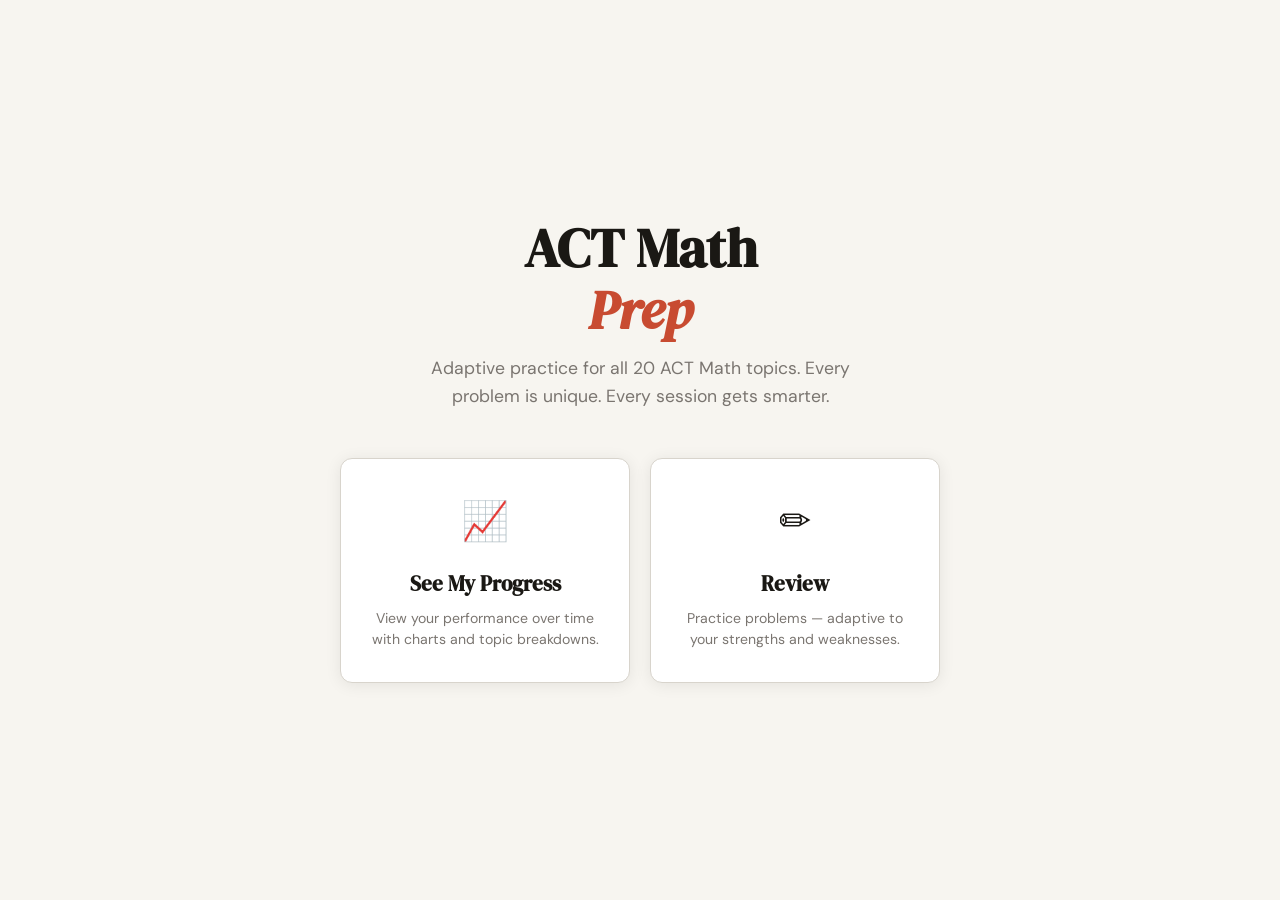
<file: index.html>
<!DOCTYPE html>
<html lang="en">
<head>
  <meta charset="UTF-8" />
  <meta name="viewport" content="width=device-width, initial-scale=1.0" />
  <title>ACT Math Prep</title>
  <link rel="preconnect" href="https://fonts.googleapis.com">
  <link href="https://fonts.googleapis.com/css2?family=DM+Serif+Display:ital@0;1&family=DM+Sans:wght@300;400;500;600;700&family=JetBrains+Mono:wght@400;600&display=swap" rel="stylesheet">
<style>
:root {
  --bg:         #F7F5F0;
  --bg2:        #EDEAE3;
  --surface:    #FFFFFF;
  --border:     #D8D4CC;
  --text:       #1A1814;
  --text-muted: #7A7570;
  --accent:     #C84B31;
  --accent2:    #2D6A4F;
  --accent3:    #1D3557;
  --gold:       #D4A853;
  --radius:     12px;
  --shadow:     0 2px 16px rgba(0,0,0,0.08);
  --shadow-lg:  0 8px 40px rgba(0,0,0,0.12);
  --font-serif: 'DM Serif Display', Georgia, serif;
  --font-sans:  'DM Sans', system-ui, sans-serif;
  --font-mono:  'JetBrains Mono', monospace;
}
*, *::before, *::after { box-sizing: border-box; margin: 0; padding: 0; }
html { font-size: 16px; }
body { font-family: var(--font-sans); background: var(--bg); color: var(--text); min-height: 100vh; line-height: 1.6; }

/* LAYOUT */
.page { display: none; min-height: 100vh; }
.page.active { display: flex; flex-direction: column; }
.page-inner { max-width: 860px; margin: 0 auto; padding: 40px 24px 80px; width: 100%; flex: 1; }

/* NAV */
.top-nav { background: var(--surface); border-bottom: 1px solid var(--border); padding: 14px 24px; display: flex; align-items: center; justify-content: space-between; position: sticky; top: 0; z-index: 100; }
.nav-logo { font-family: var(--font-serif); font-size: 1.2rem; color: var(--accent); letter-spacing: -0.01em; }
.btn-home { background: none; border: 1.5px solid var(--border); border-radius: 8px; padding: 6px 16px; font-family: var(--font-sans); font-size: 0.85rem; font-weight: 600; color: var(--text-muted); cursor: pointer; transition: all 0.15s; }
.btn-home:hover { border-color: var(--accent); color: var(--accent); }

/* HOME */
.home-wrap { display: flex; flex-direction: column; align-items: center; justify-content: center; min-height: 100vh; padding: 40px 24px; }
.home-hero { text-align: center; padding: 0 0 48px; }
.home-hero h1 { font-family: var(--font-serif); font-size: clamp(2.2rem, 5vw, 3.4rem); line-height: 1.15; color: var(--text); margin-bottom: 12px; }
.home-hero h1 em { font-style: italic; color: var(--accent); }
.home-hero p { font-size: 1.1rem; color: var(--text-muted); max-width: 440px; margin: 0 auto; }
.home-cards { display: grid; grid-template-columns: 1fr 1fr; gap: 20px; max-width: 600px; width: 100%; }
@media (max-width: 520px) { .home-cards { grid-template-columns: 1fr; } }
.home-card { background: var(--surface); border: 1.5px solid var(--border); border-radius: var(--radius); padding: 32px 24px; cursor: pointer; transition: all 0.2s; text-align: center; box-shadow: var(--shadow); }
.home-card:hover { border-color: var(--accent); transform: translateY(-3px); box-shadow: var(--shadow-lg); }
.home-card .card-icon { font-size: 2.4rem; margin-bottom: 14px; display: block; }
.home-card h2 { font-family: var(--font-serif); font-size: 1.3rem; margin-bottom: 8px; }
.home-card p { font-size: 0.88rem; color: var(--text-muted); line-height: 1.5; }

/* BUTTONS */
.btn { display: inline-block; padding: 12px 28px; border-radius: 10px; font-family: var(--font-sans); font-weight: 600; font-size: 0.95rem; cursor: pointer; transition: all 0.15s; border: none; text-align: center; }
.btn-primary { background: var(--accent); color: white; }
.btn-primary:hover { background: #a83928; transform: translateY(-1px); }
.btn-secondary { background: var(--bg2); color: var(--text); border: 1.5px solid var(--border); }
.btn-secondary:hover { border-color: var(--accent); color: var(--accent); }
.btn-lg { padding: 16px 36px; font-size: 1.05rem; }

/* PAGE HEADERS */
.page-header { margin-bottom: 36px; }
.page-header h1 { font-family: var(--font-serif); font-size: 2rem; line-height: 1.2; margin-bottom: 6px; }
.page-header p { color: var(--text-muted); font-size: 0.95rem; }

/* BACK LINK */
.back-link { display: inline-flex; align-items: center; gap: 6px; color: var(--text-muted); font-size: 0.88rem; cursor: pointer; margin-bottom: 20px; font-weight: 500; transition: color 0.15s; }
.back-link:hover { color: var(--accent); }

/* STATS OVERVIEW */
.stats-overview { display: grid; grid-template-columns: repeat(3, 1fr); gap: 16px; margin-bottom: 36px; }
@media (max-width: 560px) { .stats-overview { grid-template-columns: 1fr; } }
.stat-box { background: var(--surface); border: 1.5px solid var(--border); border-radius: var(--radius); padding: 20px; text-align: center; }
.stat-box .stat-val { font-family: var(--font-serif); font-size: 2rem; color: var(--accent); line-height: 1.1; }
.stat-box .stat-label { font-size: 0.8rem; color: var(--text-muted); margin-top: 4px; font-weight: 600; text-transform: uppercase; letter-spacing: 0.06em; }

/* CHART */
.chart-container { background: var(--surface); border: 1.5px solid var(--border); border-radius: var(--radius); padding: 28px; margin-bottom: 36px; box-shadow: var(--shadow); }
.chart-header { display: flex; align-items: center; justify-content: space-between; margin-bottom: 20px; flex-wrap: wrap; gap: 10px; }
.chart-header h2 { font-family: var(--font-serif); font-size: 1.3rem; }
.toggle-group { display: flex; border: 1.5px solid var(--border); border-radius: 8px; overflow: hidden; }
.toggle-btn { padding: 6px 14px; font-size: 0.82rem; font-weight: 600; cursor: pointer; border: none; background: transparent; color: var(--text-muted); transition: all 0.15s; font-family: var(--font-sans); }
.toggle-btn.active { background: var(--accent); color: white; }
canvas { display: block; width: 100%; }
#progress-chart { height: 240px; }
#topic-chart { height: 200px; }

/* TOPIC BREAKDOWN */
.breakdown-section { margin-bottom: 24px; }
.breakdown-section h2 { font-family: var(--font-serif); font-size: 1.4rem; margin-bottom: 16px; }
.topic-row { background: var(--surface); border: 1.5px solid var(--border); border-radius: 10px; padding: 16px 20px; margin-bottom: 10px; cursor: pointer; transition: all 0.15s; display: grid; grid-template-columns: 1fr auto auto; align-items: center; gap: 16px; }
.topic-row:hover { border-color: var(--accent); }
.topic-row-name { font-weight: 600; font-size: 0.95rem; }
.topic-row-stats { font-size: 0.85rem; color: var(--text-muted); text-align: right; min-width: 70px; }
.progress-bar-wrap { width: 80px; height: 6px; background: var(--bg2); border-radius: 3px; overflow: hidden; }
.progress-bar-fill { height: 100%; border-radius: 3px; background: var(--accent2); transition: width 0.4s; }
.progress-bar-fill.low { background: var(--accent); }
.progress-bar-fill.mid { background: var(--gold); }
.empty-state { text-align: center; padding: 60px 20px; color: var(--text-muted); }
.empty-state .empty-icon { font-size: 3rem; margin-bottom: 12px; display: block; }
.empty-state p { font-size: 1rem; margin-bottom: 20px; }

/* REVIEW MODE */
.topic-filter-section { margin-bottom: 28px; }
.topic-filter-section h3 { font-size: 0.8rem; font-weight: 700; text-transform: uppercase; letter-spacing: 0.08em; color: var(--text-muted); margin-bottom: 12px; }
.mode-grid { display: grid; grid-template-columns: repeat(3, 1fr); gap: 16px; margin-bottom: 8px; }
@media (max-width: 640px) { .mode-grid { grid-template-columns: 1fr; } }
.mode-card { background: var(--surface); border: 2px solid var(--border); border-radius: var(--radius); padding: 24px 20px; cursor: pointer; transition: all 0.2s; text-align: center; }
.mode-card:hover, .mode-card.selected { border-color: var(--accent); background: #fff8f7; }
.mode-card .mode-icon { font-size: 2rem; margin-bottom: 10px; display: block; }
.mode-card h3 { font-family: var(--font-serif); font-size: 1.1rem; margin-bottom: 4px; }
.mode-card p { font-size: 0.82rem; color: var(--text-muted); }
.topic-chips { display: flex; flex-wrap: wrap; gap: 8px; }
.topic-chip { padding: 6px 14px; border-radius: 100px; border: 1.5px solid var(--border); font-size: 0.82rem; font-weight: 500; cursor: pointer; transition: all 0.15s; background: var(--surface); white-space: nowrap; }
.topic-chip:hover { border-color: var(--accent); }
.topic-chip.active { background: var(--accent); color: white; border-color: var(--accent); }
.skill-chips { display: flex; flex-wrap: wrap; gap: 6px; margin-top: 10px; }
.skill-chip { padding: 4px 12px; border-radius: 100px; border: 1.5px solid var(--border); font-size: 0.78rem; cursor: pointer; transition: all 0.15s; background: var(--surface); color: var(--text-muted); }
.skill-chip:hover { border-color: var(--accent2); color: var(--accent2); }
.skill-chip.active { background: var(--accent2); color: white; border-color: var(--accent2); }

/* PRACTICE */
.session-bar { background: var(--surface); border-bottom: 1px solid var(--border); padding: 10px 24px; display: flex; align-items: center; justify-content: space-between; font-size: 0.85rem; color: var(--text-muted); gap: 16px; flex-wrap: wrap; }
.session-score { font-weight: 700; font-family: var(--font-mono); color: var(--accent2); }
.question-card { background: var(--surface); border: 1.5px solid var(--border); border-radius: 16px; padding: 36px 40px; box-shadow: var(--shadow); margin-bottom: 24px; }
@media (max-width: 600px) { .question-card { padding: 24px 20px; } }
.question-meta { display: flex; align-items: center; justify-content: space-between; margin-bottom: 20px; flex-wrap: wrap; gap: 8px; }
.q-badge { font-size: 0.75rem; font-weight: 700; text-transform: uppercase; letter-spacing: 0.07em; padding: 4px 10px; border-radius: 6px; background: var(--bg2); color: var(--text-muted); }
.q-number { font-family: var(--font-mono); font-size: 0.85rem; color: var(--text-muted); }
.question-text { font-size: 1.15rem; line-height: 1.65; margin-bottom: 28px; color: var(--text); }
.choices-grid { display: grid; grid-template-columns: 1fr 1fr; gap: 12px; }
@media (max-width: 500px) { .choices-grid { grid-template-columns: 1fr; } }
.choice-btn { display: flex; align-items: flex-start; gap: 12px; padding: 14px 18px; border: 1.5px solid var(--border); border-radius: 10px; background: var(--bg); cursor: pointer; transition: all 0.15s; text-align: left; font-family: var(--font-sans); font-size: 0.95rem; line-height: 1.45; color: var(--text); width: 100%; }
.choice-btn:hover:not(:disabled) { border-color: var(--accent); background: #fff8f7; }
.choice-btn:disabled { cursor: default; }
.choice-btn.correct { border-color: var(--accent2); background: #e8f5ee; color: var(--accent2); }
.choice-btn.wrong { border-color: var(--accent); background: #fff0ed; color: var(--accent); }
.choice-letter { font-weight: 700; font-family: var(--font-mono); font-size: 0.85rem; min-width: 20px; color: inherit; opacity: 0.7; }
.feedback-box { border-radius: 12px; padding: 24px 28px; margin-top: 4px; animation: fadeUp 0.25s ease; }
.feedback-box.correct-fb { background: #e8f5ee; border: 1.5px solid #6fcf97; }
.feedback-box.wrong-fb { background: #fff3f1; border: 1.5px solid #eb9980; }
.feedback-box h3 { font-family: var(--font-serif); font-size: 1.2rem; margin-bottom: 10px; }
.feedback-box.correct-fb h3 { color: var(--accent2); }
.feedback-box.wrong-fb h3 { color: var(--accent); }
.explanation { font-size: 0.93rem; color: var(--text); line-height: 1.65; }
@keyframes fadeUp { from { opacity: 0; transform: translateY(10px); } to { opacity: 1; transform: translateY(0); } }
.btn-timer { background: var(--bg2); border: 1.5px solid var(--border); border-radius: 8px; padding: 8px 18px; font-family: var(--font-mono); font-size: 0.85rem; cursor: pointer; transition: all 0.15s; color: var(--text); }
.btn-timer:hover { border-color: var(--accent); color: var(--accent); }
.btn-timer.running { background: #fff0ed; border-color: var(--accent); color: var(--accent); }
.question-actions { display: flex; gap: 12px; margin-top: 20px; flex-wrap: wrap; }

/* SCROLLBAR */
::-webkit-scrollbar { width: 6px; }
::-webkit-scrollbar-track { background: var(--bg); }
::-webkit-scrollbar-thumb { background: var(--border); border-radius: 3px; }
</style>
</head>
<body>

<!-- ===============================================================
     PAGE: HOME
     =============================================================== -->
<div id="page-home" class="page active">
  <div class="home-wrap">
    <div class="home-hero">
      <h1>ACT Math<br/><em>Prep</em></h1>
      <p>Adaptive practice for all 20 ACT Math topics. Every problem is unique. Every session gets smarter.</p>
    </div>
    <div class="home-cards">
      <div class="home-card" onclick="showProgress()">
        <span class="card-icon">📈</span>
        <h2>See My Progress</h2>
        <p>View your performance over time with charts and topic breakdowns.</p>
      </div>
      <div class="home-card" onclick="showReviewMode()">
        <span class="card-icon">✏️</span>
        <h2>Review</h2>
        <p>Practice problems — adaptive to your strengths and weaknesses.</p>
      </div>
    </div>
  </div>
</div>

<!-- ===============================================================
     PAGE: PROGRESS
     =============================================================== -->
<div id="page-progress" class="page">
  <nav class="top-nav">
    <span class="nav-logo">ACT Math Prep</span>
    <button class="btn-home" onclick="goHome()">⌂ Home</button>
  </nav>
  <div class="page-inner">
    <div class="page-header">
      <h1>My Progress</h1>
      <p>Track your improvement across all sessions and topics.</p>
    </div>
    <div class="stats-overview">
      <div class="stat-box"><div class="stat-val" id="stat-total">0</div><div class="stat-label">Total Questions</div></div>
      <div class="stat-box"><div class="stat-val" id="stat-correct">0</div><div class="stat-label">Correct</div></div>
      <div class="stat-box"><div class="stat-val" id="stat-pct">0%</div><div class="stat-label">Accuracy</div></div>
    </div>
    <div class="chart-container">
      <div class="chart-header">
        <h2>Overall Performance</h2>
        <div class="toggle-group">
          <button class="toggle-btn active" data-chart="main" data-mode="count" onclick="setChartMode('count','main')">Count</button>
          <button class="toggle-btn" data-chart="main" data-mode="percent" onclick="setChartMode('percent','main')">%</button>
        </div>
      </div>
      <canvas id="progress-chart"></canvas>
    </div>
    <div class="breakdown-section">
      <h2>Topic Breakdown</h2>
      <p style="color:var(--text-muted);font-size:0.88rem;margin-bottom:16px">Click any topic to see its detailed timeline.</p>
      <div id="topic-breakdown-list"></div>
    </div>
  </div>
</div>

<!-- ===============================================================
     PAGE: TOPIC DETAIL
     =============================================================== -->
<div id="page-topic-detail" class="page">
  <nav class="top-nav">
    <span class="nav-logo">ACT Math Prep</span>
    <button class="btn-home" onclick="goHome()">⌂ Home</button>
  </nav>
  <div class="page-inner">
    <span class="back-link" onclick="showProgress()">← Back to Progress</span>
    <div class="page-header">
      <h1 id="topic-detail-title">Topic</h1>
      <p>Overall: <strong id="topic-detail-overall">—</strong></p>
    </div>
    <div class="chart-container">
      <div class="chart-header">
        <h2>Topic Timeline</h2>
        <div class="toggle-group">
          <button class="toggle-btn active" data-chart="topic" data-mode="count" onclick="setChartMode('count','topic')">Count</button>
          <button class="toggle-btn" data-chart="topic" data-mode="percent" onclick="setChartMode('percent','topic')">%</button>
        </div>
      </div>
      <canvas id="topic-chart"></canvas>
    </div>
    <div class="breakdown-section">
      <h2>Skill Breakdown</h2>
      <div id="topic-skill-list"></div>
    </div>
  </div>
</div>

<!-- ===============================================================
     PAGE: REVIEW MODE SELECTOR
     =============================================================== -->
<div id="page-review-mode" class="page">
  <nav class="top-nav">
    <span class="nav-logo">ACT Math Prep</span>
    <button class="btn-home" onclick="goHome()">⌂ Home</button>
  </nav>
  <div class="page-inner">
    <div class="page-header">
      <h1>Review</h1>
      <p>Choose your practice mode and topic focus.</p>
    </div>
    <div class="topic-filter-section">
      <h3>Practice Mode</h3>
      <div class="mode-grid">
        <div class="mode-card selected" data-mode="all" onclick="selectMode('all')">
          <span class="mode-icon">🎯</span>
          <h3>Adaptive</h3>
          <p>Mix of all types — weak areas appear more often, strong areas every now and then.</p>
        </div>
        <div class="mode-card" data-mode="problem-areas" onclick="selectMode('problem-areas')">
          <span class="mode-icon">🔥</span>
          <h3>Problem Areas</h3>
          <p>Focus on the question types you answer incorrectly most often.</p>
        </div>
        <div class="mode-card" data-mode="easy-wins" onclick="selectMode('easy-wins')">
          <span class="mode-icon">⭐</span>
          <h3>Easy Wins</h3>
          <p>Practice the question types you already do well on to stay sharp.</p>
        </div>
      </div>
    </div>
    <div class="topic-filter-section">
      <h3>Filter by Topic (optional)</h3>
      <div class="topic-chips" id="review-topic-chips"></div>
      <div class="skill-chips" id="review-skill-chips" style="margin-top:12px"></div>
    </div>
    <button class="btn btn-primary btn-lg" onclick="startPractice()" style="margin-top:8px">Start Practicing →</button>
  </div>
</div>

<!-- ===============================================================
     PAGE: PRACTICE
     =============================================================== -->
<div id="page-practice" class="page">
  <nav class="top-nav">
    <span class="nav-logo">ACT Math Prep</span>
    <button class="btn-home" onclick="goHome()">⌂ Home</button>
  </nav>
  <div class="session-bar">
    <span>Session: <span class="session-score" id="session-score">0/0 correct</span></span>
    <span style="display:flex;align-items:center;gap:10px">
      <button class="btn-timer" id="btn-timer" onclick="toggleTimer()">▶ Time Me</button>
      <span id="timer-display" style="font-family:var(--font-mono);font-size:0.9rem;color:var(--accent)">0:00</span>
    </span>
  </div>
  <div class="page-inner" style="padding-top:28px">
    <div class="question-card">
      <div class="question-meta">
        <span class="q-badge" id="q-topic-badge">Topic</span>
        <span class="q-number" id="q-number">Q1</span>
      </div>
      <div class="question-text" id="q-text">Loading question...</div>
      <div class="choices-grid" id="choices-grid"></div>
    </div>
    <div id="feedback-box"></div>
    <div class="question-actions">
      <button id="next-btn" class="btn btn-primary" style="display:none" onclick="loadNextQuestion()">Next Question →</button>
      <button class="btn btn-secondary" onclick="showReviewMode()">Change Settings</button>
    </div>
  </div>
</div>

<script>
// ============================================================
// QUESTIONS ENGINE
// ============================================================
const TOPICS = {
  functions:         { label: "Functions",            color: "#e74c3c", skills: ["Function Notation","Transforming Functions","Domain & Range","Composite Functions","Function Operations","Inverse Functions"] },
  statistics:        { label: "Statistics",           color: "#e67e22", skills: ["Mean Median Mode","Interpreting Venn Diagrams","Standard Deviation & Range","Expected Value"] },
  probability:       { label: "Probability",          color: "#f1c40f", skills: ["Basic Probability"] },
  triangleProperties:{ label: "Triangle Properties",  color: "#2ecc71", skills: ["Similar Triangles","Sum of Angles in a Triangle","Angle-Side Inequality Theorem","Isosceles & Equilateral Triangles"] },
  solveForVariable:  { label: "Solve for Variable",   color: "#1abc9c", skills: ["Solving Equations for a Variable","Solving Inequalities for a Variable"] },
  fractionsDecimals: { label: "Fractions & Decimals", color: "#3498db", skills: ["Operations with Fractions and Decimals","Optimize Fractions"] },
  factoring:         { label: "Factoring",             color: "#9b59b6", skills: ["Factoring Quadratic Expressions","Zeroes and Roots of a Function","Quadratic Formula"] },
  systemsOfEquations:{ label: "Systems of Equations", color: "#fd79a8", skills: ["Systems of Equations"] },
  circles:           { label: "Circles",               color: "#00b894", skills: ["Sector Area","Arc Length","Equation of a Circle","Central & Inscribed Angles"] },
  lines:             { label: "Lines",                 color: "#6c5ce7", skills: ["Slope Calculation","Equation of a Line","Parallel & Perpendicular Lines"] },
  numberProperties:  { label: "Number Properties",    color: "#d63031", skills: ["Rational and Irrational","Multiples","Factors","Divisibility Rules","Integer Properties"] },
  polynomials:       { label: "Polynomials",           color: "#0984e3", skills: ["FOIL","Polynomial Arithmetic","Special Binomial Expansion"] },
  trigSOHCAHTOA:     { label: "Trig: SOH CAH TOA",    color: "#00cec9", skills: ["SOHCAHTOA"] },
  complexNumbers:    { label: "Complex Numbers",       color: "#e17055", skills: ["Complex & Imaginary Numbers"] },
  coordinatePlane:   { label: "Coordinate Plane",      color: "#74b9ff", skills: ["(x,y) Coordinate Plane","Distance Formula"] },
  unitConversion:    { label: "Unit Conversion",       color: "#55efc4", skills: ["Unit Conversion"] },
  ratios:            { label: "Ratios",                color: "#a29bfe", skills: ["Ratios"] },
  sequences:         { label: "Sequences",             color: "#fd7272", skills: ["Sequence Notation","Arithmetic Sequence (Sum)","Arithmetic Sequence (Nth Term)"] },
  area:              { label: "Area",                  color: "#badc58", skills: ["Area"] },
  advancedTrig:      { label: "Advanced Trigonometry", color: "#f9ca24", skills: ["The Unit Circle & Radians","Trig Graph Vocabulary","Trig Identities"] }
};

function rInt(min,max){return Math.floor(Math.random()*(max-min+1))+min;}
function rChoice(arr){return arr[Math.floor(Math.random()*arr.length)];}
function shuffle(arr){return [...arr].sort(()=>Math.random()-0.5);}
function gcd(a,b){return b===0?a:gcd(b,a%b);}
function simplifyFrac(n,d){const g=gcd(Math.abs(n),Math.abs(d));return[n/g,d/g];}
function fracStr(n,d){const[sn,sd]=simplifyFrac(n,d);return sd===1?`${sn}`:`${sn}/${sd}`;}
function makeChoices(correct,wrongs){const all=[correct,...wrongs.slice(0,3)];return shuffle(all.filter((v,i,a)=>a.indexOf(v)===i||i===0));}

const GENERATORS = {
  "Function Notation":()=>{const a=rInt(2,8),b=rInt(1,10),x=rInt(1,6),c=rInt(1,5);const fx=a*x*x-b*x+c;return{question:`If f(x) = ${a}x² − ${b}x + ${c}, what is f(${x})?`,choices:makeChoices(fx,[fx+rInt(1,4),fx-rInt(1,4),fx+rInt(5,9)]),answer:fx,explanation:`Substitute x = ${x}: f(${x}) = ${a}(${x})² − ${b}(${x}) + ${c} = ${a*x*x} − ${b*x} + ${c} = ${fx}.`};},
  "Transforming Functions":()=>{const transforms=[{desc:"shifts the graph up",type:"up"},{desc:"shifts the graph down",type:"down"},{desc:"shifts the graph right",type:"right"},{desc:"shifts the graph left",type:"left"}];const t=rChoice(transforms);const k=rInt(2,8);let newFunc,explanation;if(t.type==="up"){newFunc=`f(x) + ${k}`;explanation=`Adding ${k} outside f(x) shifts the graph up ${k} units.`;}else if(t.type==="down"){newFunc=`f(x) − ${k}`;explanation=`Subtracting ${k} outside f(x) shifts the graph down ${k} units.`;}else if(t.type==="right"){newFunc=`f(x − ${k})`;explanation=`Replacing x with (x − ${k}) inside f(x) shifts the graph right ${k} units.`;}else{newFunc=`f(x + ${k})`;explanation=`Replacing x with (x + ${k}) inside f(x) shifts the graph left ${k} units.`;}const pool=shuffle([newFunc,`f(x + ${k})`,`f(x − ${k})`,`f(x) − ${k}`,`f(x) + ${k}`].filter((v,i,a)=>a.indexOf(v)===i));const choices=pool.slice(0,4);if(!choices.includes(newFunc))choices[3]=newFunc;return{question:`The graph of f(x) is transformed so that every point ${t.desc} by ${k} units. Which function represents this transformation?`,choices:shuffle(choices),answer:newFunc,explanation};},
  "Domain & Range":()=>{const a=rInt(2,8),b=rInt(1,6);const types=[{question:`What is the domain of f(x) = √(x − ${b})?`,answer:`x ≥ ${b}`,wrongs:[`x > ${b}`,`x ≤ ${b}`,`x ≥ ${-b}`],explanation:`For a square root, the expression inside must be ≥ 0. So x − ${b} ≥ 0, which means x ≥ ${b}.`},{question:`What is the range of f(x) = ${a}x² + ${b}?`,answer:`y ≥ ${b}`,wrongs:[`y ≤ ${b}`,`y ≥ ${-b}`,"All real numbers"],explanation:`Since ${a}x² ≥ 0 for all x, the minimum value of f(x) is ${b} (when x = 0). So the range is y ≥ ${b}.`}];const t=rChoice(types);return{...t,choices:makeChoices(t.answer,t.wrongs)};},
  "Composite Functions":()=>{const a=rInt(2,5),b=rInt(1,6),c=rInt(1,4),d=rInt(1,5),x=rInt(1,4);const fofg=c*(a*x+b)+d;return{question:`If f(x) = ${c}x + ${d} and g(x) = ${a}x + ${b}, what is (f∘g)(${x})?`,choices:makeChoices(fofg,[fofg+2,fofg-2,fofg+5]),answer:fofg,explanation:`First find g(${x}) = ${a}(${x}) + ${b} = ${a*x+b}. Then f(g(${x})) = ${c}(${a*x+b}) + ${d} = ${c*(a*x+b)} + ${d} = ${fofg}.`};},
  "Function Operations":()=>{const a=rInt(2,6),b=rInt(1,8),c=rInt(1,5),d=rInt(1,6),x=rInt(1,4);const fx=a*x+b,gx=c*x+d;const ops=[{op:"+",res:fx+gx,exp:`f(${x}) + g(${x}) = ${fx} + ${gx} = ${fx+gx}`},{op:"−",res:fx-gx,exp:`f(${x}) − g(${x}) = ${fx} − ${gx} = ${fx-gx}`},{op:"×",res:fx*gx,exp:`f(${x}) × g(${x}) = ${fx} × ${gx} = ${fx*gx}`}];const chosen=rChoice(ops);return{question:`If f(x) = ${a}x + ${b} and g(x) = ${c}x + ${d}, what is (f ${chosen.op} g)(${x})?`,choices:makeChoices(chosen.res,[chosen.res+3,chosen.res-3,chosen.res+7]),answer:chosen.res,explanation:chosen.exp};},
  "Inverse Functions":()=>{const a=rInt(2,7),b=rInt(1,10),y=rInt(3,12);const inv=(y-b)/a;const invClean=Math.round(inv*100)/100;const answerStr=Number.isInteger(invClean)?`${invClean}`:`(${y} − ${b})/${a}`;return{question:`If f(x) = ${a}x + ${b}, what is f⁻¹(${y})?`,choices:makeChoices(answerStr,[`(${y}+${b})/${a}`,`${a*y-b}`,`${a}/${y-b}`]),answer:answerStr,explanation:`Set y = ${a}x + ${b}. Swap x and y: x = ${a}y + ${b}. Solve for y: y = (x − ${b})/${a}. So f⁻¹(${y}) = (${y} − ${b})/${a}.`};},
  "Mean Median Mode":()=>{const t=rChoice(["mean","median","mode"]);const nums=Array.from({length:rInt(5,7)},()=>rInt(10,30));if(t==="mode"){nums.push(rChoice(nums));}const sorted=[...nums].sort((a,b)=>a-b);if(t==="mean"){const sum=nums.reduce((a,b)=>a+b,0);const mean=Math.round(sum/nums.length*10)/10;return{question:`Find the mean of: {${nums.join(", ")}}`,choices:makeChoices(mean,[mean+2,mean-2,mean+5]),answer:mean,explanation:`Sum = ${sum}. Mean = ${sum} ÷ ${nums.length} = ${mean}.`};}else if(t==="median"){const mid=Math.floor(sorted.length/2);const answer=sorted.length%2===0?(sorted[mid-1]+sorted[mid])/2:sorted[mid];return{question:`Find the median of: {${nums.join(", ")}}`,choices:makeChoices(answer,[answer+2,answer-2,answer+4]),answer,explanation:`Sorted: {${sorted.join(", ")}}. Median = ${answer}.`};}else{const freq={};nums.forEach(n=>freq[n]=(freq[n]||0)+1);const answer=+Object.entries(freq).sort((a,b)=>b[1]-a[1])[0][0];return{question:`Find the mode of: {${nums.join(", ")}}`,choices:makeChoices(answer,[answer+1,sorted[0],sorted[sorted.length-1]]),answer,explanation:`The number that appears most often is ${answer}.`};}},
  "Interpreting Venn Diagrams":()=>{const totalA=rInt(10,20),both=rInt(3,8),totalB=rInt(10,20);const onlyA=totalA-both,onlyB=totalB-both,total=onlyA+both+onlyB+rInt(2,8);const types=[{question:`In a group of ${total} students, ${totalA} study Math, ${totalB} study Science, and ${both} study both. How many study only Math?`,answer:onlyA,wrongs:[totalA,both,totalA+totalB-both],explanation:`Only Math = Total Math − Both = ${totalA} − ${both} = ${onlyA}.`},{question:`In a group of ${total} students, ${totalA} study Math, ${totalB} study Science, and ${both} study both. How many study at least one subject?`,answer:totalA+totalB-both,wrongs:[totalA+totalB,both,total],explanation:`At least one = A + B − Both = ${totalA} + ${totalB} − ${both} = ${totalA+totalB-both}.`}];const t=rChoice(types);return{...t,choices:makeChoices(t.answer,t.wrongs)};},
  "Standard Deviation & Range":()=>{const nums=Array.from({length:5},()=>rInt(5,25));const sorted=[...nums].sort((a,b)=>a-b);const range=sorted[sorted.length-1]-sorted[0];return{question:`Find the range of the data set: {${nums.join(", ")}}`,choices:makeChoices(range,[range+2,range-2,range+5]),answer:range,explanation:`Range = Max − Min = ${sorted[sorted.length-1]} − ${sorted[0]} = ${range}.`};},
  "Expected Value":()=>{const p=rChoice([0.1,0.2,0.25,0.3,0.4,0.5]);const win=rInt(10,50),lose=rInt(5,20);const ev=Math.round((p*win-(1-p)*lose)*100)/100;return{question:`A game pays $${win} with probability ${p} and costs $${lose} with probability ${1-p}. What is the expected value?`,choices:makeChoices(ev,[ev+2,ev-2,Math.round(p*win*100)/100]),answer:ev,explanation:`E = p×win − (1−p)×loss = ${p}×${win} − ${1-p}×${lose} = ${p*win} − ${(1-p)*lose} = ${ev}.`};},
  "Basic Probability":()=>{const total=rInt(10,20);const favorable=rInt(1,total-1);const[n,d]=simplifyFrac(favorable,total);const answer=d===1?`${n}`:`${n}/${d}`;return{question:`A bag contains ${total} marbles. ${favorable} are red. If you pick one at random, what is the probability of picking a red marble?`,choices:makeChoices(answer,[`${favorable+1}/${total}`,`${total-favorable}/${total}`,`${favorable}/${total+1}`]),answer,explanation:`P(red) = favorable/total = ${favorable}/${total} = ${answer}.`};},
  "Similar Triangles":()=>{const a=rInt(3,8),b=rInt(4,10),scale=rInt(2,4);const c=a*scale;const answer=b*scale;return{question:`Two similar triangles have corresponding sides ${a} and ${c}. If another side of the first triangle is ${b}, what is the corresponding side of the second?`,choices:makeChoices(answer,[answer+rInt(1,3),answer-rInt(1,2),b+scale]),answer,explanation:`Scale factor = ${c}/${a} = ${scale}. The corresponding side = ${b} × ${scale} = ${answer}.`};},
  "Sum of Angles in a Triangle":()=>{const a=rInt(30,70),b=rInt(30,70);const c=180-a-b;if(c<=0)return GENERATORS["Sum of Angles in a Triangle"]();return{question:`Two angles of a triangle measure ${a}° and ${b}°. What is the third angle?`,choices:makeChoices(c,[c+10,c-10,180-a]),answer:c,explanation:`Sum of angles = 180°. Third angle = 180 − ${a} − ${b} = ${c}°.`};},
  "Angle-Side Inequality Theorem":()=>{const sides=[rInt(3,6),rInt(7,10),rInt(11,15)];const shuffled=shuffle(sides);return{question:`A triangle has sides of length ${shuffled[0]}, ${shuffled[1]}, and ${shuffled[2]}. The largest angle is opposite which side?`,choices:makeChoices(`${Math.max(...shuffled)}`,[`${Math.min(...shuffled)}`,`${shuffled[0]}`,`${shuffled[1]}`]),answer:`${Math.max(...shuffled)}`,explanation:`The largest angle is always opposite the longest side. The longest side is ${Math.max(...shuffled)}.`};},
  "Isosceles & Equilateral Triangles":()=>{const base=rInt(20,70),leg=rInt(base+10,90);const baseAngle=Math.round((180-base)/2);const types=[{question:`An isosceles triangle has a vertex angle of ${base}°. What is each base angle?`,answer:`${baseAngle}°`,wrongs:[`${base}°`,`${180-baseAngle}°`,`${baseAngle+5}°`],explanation:`Base angles = (180 − ${base}) / 2 = ${baseAngle}°.`},{question:`An equilateral triangle has a perimeter of ${leg*3}. What is the length of each side?`,answer:`${leg}`,wrongs:[`${leg+1}`,`${leg-1}`,`${leg*2}`],explanation:`Equilateral triangle: all sides equal. Side = ${leg*3} / 3 = ${leg}.`}];const t=rChoice(types);return{...t,choices:makeChoices(t.answer,t.wrongs)};},
  "Solving Equations for a Variable":()=>{const a=rInt(2,8),b=rInt(1,12),c=rInt(1,20);const x=(c-b)/a;const answer=Number.isInteger(x)?x:Math.round(x*100)/100;return{question:`Solve for x: ${a}x + ${b} = ${c}`,choices:makeChoices(answer,[answer+1,answer-1,answer+2]),answer,explanation:`${a}x = ${c} − ${b} = ${c-b}. x = ${c-b}/${a} = ${answer}.`};},
  "Solving Inequalities for a Variable":()=>{const a=rInt(2,6),b=rInt(1,10);const ops=rChoice(["<",">"]);const c=rInt(b+a,30);const x=(c-b)/a;const answer=ops==="<"?`x < ${x}`:`x > ${x}`;const wrongs=[ops==="<"?`x > ${x}`:`x < ${x}`,`x = ${x}`,`x ≤ ${x}`];return{question:`Solve: ${a}x + ${b} ${ops} ${c}`,choices:makeChoices(answer,wrongs),answer,explanation:`${a}x ${ops} ${c} − ${b} = ${c-b}. x ${ops} ${x}.`};},
  "Operations with Fractions and Decimals":()=>{const ops=[()=>{const n1=rInt(1,5),d1=rInt(2,8),n2=rInt(1,5),d2=rInt(2,8);const resN=n1*d2+n2*d1,resD=d1*d2;const ans=fracStr(resN,resD);return{question:`What is ${n1}/${d1} + ${n2}/${d2}?`,answer:ans,wrongs:[fracStr(n1+n2,d1+d2),fracStr(resN+1,resD),fracStr(resN,resD+1)],explanation:`Common denom: (${n1}×${d2}+${n2}×${d1})/(${d1}×${d2}) = ${resN}/${resD} = ${ans}.`};},()=>{const n1=rInt(1,5),d1=rInt(2,8),n2=rInt(1,5),d2=rInt(2,8);const resN=n1*n2,resD=d1*d2;const ans=fracStr(resN,resD);return{question:`What is ${n1}/${d1} × ${n2}/${d2}?`,answer:ans,wrongs:[fracStr(resN+1,resD),fracStr(n1+n2,d1+d2),fracStr(resN,resD+1)],explanation:`Multiply: (${n1}×${n2})/(${d1}×${d2}) = ${resN}/${resD} = ${ans}.`};}];const t=rChoice(ops)();return{...t,choices:makeChoices(t.answer,t.wrongs)};},
  "Optimize Fractions":()=>{const nums=[rInt(2,5),rInt(6,9),rInt(1,4),rInt(7,12)];const max=Math.max(...nums),min=Math.min(...nums);const answer=`${max}/${min}`;return{question:`Using the digits ${nums.join(", ")}, each exactly once, what fraction a/b has the MAXIMUM value?`,choices:makeChoices(answer,[`${min}/${max}`,`${nums[1]}/${nums[0]}`,`${nums[2]}/${nums[3]}`]),answer,explanation:`To maximize a/b, put the largest (${max}) on top and smallest (${min}) on bottom: ${answer}.`};},
  "Factoring Quadratic Expressions":()=>{const r1=rInt(-6,6),r2=rInt(-6,6);const b=-(r1+r2),c=r1*r2;const bStr=b>=0?`+ ${b}`:`− ${Math.abs(b)}`;const cStr=c>=0?`+ ${c}`:`− ${Math.abs(c)}`;const answer=`(x ${r1>=0?'−':'+'} ${Math.abs(r1)})(x ${r2>=0?'−':'+'} ${Math.abs(r2)})`;return{question:`Factor the quadratic: x² ${bStr}x ${cStr}`,choices:makeChoices(answer,[`(x + ${Math.abs(r1)})(x + ${Math.abs(r2)})`,`(x − ${Math.abs(r1)+1})(x + ${Math.abs(r2)})`,`(x − ${Math.abs(r1)})(x + ${Math.abs(r2)+1})`]),answer,explanation:`Find two numbers that multiply to ${c} and add to ${b}: ${-r1} and ${-r2}. Factored: ${answer}.`};},
  "Zeroes and Roots of a Function":()=>{const r1=rInt(-5,-1),r2=rInt(1,5);const answer=`x = ${r1} and x = ${r2}`;return{question:`What are the zeros of f(x) = (x − ${r2})(x + ${Math.abs(r1)})?`,choices:makeChoices(answer,[`x = ${-r1} and x = ${-r2}`,`x = ${r1} and x = ${-r2}`,`x = ${-r1} and x = ${r2}`]),answer,explanation:`Set each factor = 0: x − ${r2} = 0 → x = ${r2}; x + ${Math.abs(r1)} = 0 → x = ${r1}.`};},
  "Quadratic Formula":()=>{const bQ=rInt(2,5)*2,c=rInt(1,5);const disc=bQ*bQ-4*c;if(disc<0||Math.sqrt(disc)!==Math.floor(Math.sqrt(disc))){return{question:`For x² − ${bQ}x + ${c*2} = 0, what is the discriminant?`,choices:makeChoices(bQ*bQ-4*c*2,[bQ*bQ,4*c*2,0]),answer:bQ*bQ-4*c*2,explanation:`Discriminant = b² − 4ac = (${bQ})² − 4(1)(${c*2}) = ${bQ*bQ} − ${4*c*2} = ${bQ*bQ-4*c*2}.`};}const sqrtDisc=Math.sqrt(disc);const x1=(-bQ+sqrtDisc)/2,x2=(-bQ-sqrtDisc)/2;return{question:`Solve x² − ${bQ}x + ${c} = 0 using the quadratic formula.`,choices:makeChoices(`x = ${x1} or x = ${x2}`,[`x = ${x1+1} or x = ${x2-1}`,`x = ${x1-1} or x = ${x2}`,`x = ${-x1} or x = ${-x2}`]),answer:`x = ${x1} or x = ${x2}`,explanation:`x = (${bQ} ± √${disc}) / 2 = (${bQ} ± ${sqrtDisc}) / 2. So x = ${x1} or x = ${x2}.`};},
  "Systems of Equations":()=>{const x=rInt(-4,6),y=rInt(-4,6),a1=rInt(1,4),b1=rInt(1,4),a2=rInt(1,4),b2=rInt(1,4);const c1=a1*x+b1*y,c2=a2*x+b2*y;const answer=`x = ${x}, y = ${y}`;return{question:`Solve: ${a1}x + ${b1}y = ${c1} and ${a2}x + ${b2}y = ${c2}`,choices:makeChoices(answer,[`x = ${x+1}, y = ${y}`,`x = ${x}, y = ${y+1}`,`x = ${y}, y = ${x}`]),answer,explanation:`By substitution or elimination: x = ${x}, y = ${y}. Check: ${a1}(${x})+${b1}(${y})=${c1} ✓`};},
  "Sector Area":()=>{const r=rInt(3,10),angle=rChoice([30,45,60,90,120,180]);const area=Math.round((angle/360)*Math.PI*r*r*100)/100;return{question:`A circle has radius ${r}. What is the area of a sector with central angle ${angle}°? (Use π ≈ 3.14159)`,choices:makeChoices(area,[Math.round(area*1.1*100)/100,Math.round(area*0.9*100)/100,Math.round(area*1.5*100)/100]),answer:area,explanation:`Sector Area = (${angle}/360) × π × r² = (${angle}/360) × π × ${r}² ≈ ${area}.`};},
  "Arc Length":()=>{const r=rInt(3,10),angle=rChoice([30,45,60,90,120]);const arc=Math.round((angle/360)*2*Math.PI*r*100)/100;return{question:`A circle has radius ${r}. What is the arc length for a central angle of ${angle}°? (Use π ≈ 3.14159)`,choices:makeChoices(arc,[Math.round(arc*1.2*100)/100,Math.round(arc*0.8*100)/100,Math.round((arc+2)*100)/100]),answer:arc,explanation:`Arc Length = (${angle}/360) × 2πr = (${angle}/360) × 2π(${r}) ≈ ${arc}.`};},
  "Equation of a Circle":()=>{const h=rInt(-5,5),k=rInt(-5,5),r=rInt(2,8);const types=[{question:`What is the center of (x − ${h})² + (y − ${k})² = ${r*r}?`,answer:`(${h}, ${k})`,wrongs:[`(${-h}, ${-k})`,`(${h}, ${-k})`,`(${-h}, ${k})`],explanation:`The equation (x−h)²+(y−k)²=r² has center (h,k). Here h=${h}, k=${k}.`},{question:`What is the radius of (x − ${h})² + (y − ${k})² = ${r*r}?`,answer:`${r}`,wrongs:[`${r*r}`,`${r+1}`,`${r-1}`],explanation:`The radius is √${r*r} = ${r}.`}];const t=rChoice(types);return{...t,choices:makeChoices(t.answer,t.wrongs)};},
  "Central & Inscribed Angles":()=>{const arc=rInt(40,160);const inscribed=arc/2;const types=[{question:`An inscribed angle intercepts an arc of ${arc}°. What is the inscribed angle?`,answer:`${inscribed}°`,wrongs:[`${arc}°`,`${arc*2}°`,`${inscribed+10}°`],explanation:`Inscribed angle = ½ × intercepted arc = ½ × ${arc}° = ${inscribed}°.`},{question:`A central angle intercepts an arc of ${arc}°. What is the central angle?`,answer:`${arc}°`,wrongs:[`${arc/2}°`,`${arc*2}°`,`${arc-10}°`],explanation:`A central angle equals its intercepted arc = ${arc}°.`}];const t=rChoice(types);return{...t,choices:makeChoices(t.answer,t.wrongs)};},
  "Slope Calculation":()=>{const x1=rInt(-5,5),y1=rInt(-5,5),x2=rInt(-5,5),y2=rInt(-5,5);if(x1===x2)return GENERATORS["Slope Calculation"]();const rise=y2-y1,run=x2-x1;const[n,d]=simplifyFrac(rise,run);const answer=d===1?`${n}`:`${n}/${d}`;return{question:`What is the slope of the line through (${x1}, ${y1}) and (${x2}, ${y2})?`,choices:makeChoices(answer,[`${n+1}`,`${-n}/${d}`,`${d}/${n}`]),answer,explanation:`m = (y₂−y₁)/(x₂−x₁) = (${y2}−${y1})/(${x2}−${x1}) = ${rise}/${run} = ${answer}.`};},
  "Equation of a Line":()=>{const m=rInt(-4,4),b=rInt(-6,6);if(m===0)return GENERATORS["Equation of a Line"]();const mStr=m===1?"":m===-1?"-":`${m}`;const bStr=b>=0?`+ ${b}`:`− ${Math.abs(b)}`;const answer=`y = ${mStr}x ${bStr}`;return{question:`A line has slope ${m} and y-intercept ${b}. Which equation represents it?`,choices:makeChoices(answer,[`y = ${m+1}x ${bStr}`,`y = ${mStr}x + ${b+2}`,`y = ${-m}x ${bStr}`]),answer,explanation:`Slope-intercept: y = mx + b. With m=${m}, b=${b}: ${answer}.`};},
  "Parallel & Perpendicular Lines":()=>{const m=rInt(-4,4);if(m===0)return GENERATORS["Parallel & Perpendicular Lines"]();const[n,d]=simplifyFrac(-1,m);const perpSlope=d===1?`${n}`:`${n}/${d}`;const type=rChoice(["parallel","perpendicular"]);const b2=rInt(-6,6);if(type==="parallel"){return{question:`Which line is parallel to y = ${m}x + ${rInt(-5,5)}?`,choices:makeChoices(`y = ${m}x + ${b2}`,[`y = ${n}/${d}x + ${b2}`,`y = ${m+1}x + ${b2}`,`y = ${-m}x + ${b2}`]),answer:`y = ${m}x + ${b2}`,explanation:`Parallel lines have the same slope (${m}).`};}else{return{question:`Which line is perpendicular to y = ${m}x + ${rInt(-5,5)}?`,choices:makeChoices(`y = ${perpSlope}x + ${b2}`,[`y = ${m}x + ${b2}`,`y = ${m+1}x + ${b2}`,`y = ${-m}x + ${b2}`]),answer:`y = ${perpSlope}x + ${b2}`,explanation:`Perpendicular slopes are negative reciprocals. Negative reciprocal of ${m} is ${perpSlope}.`};}},
  "Rational and Irrational":()=>{const qs=[{question:"Which of the following is an irrational number?",choices:["√2","1/3","0.5","7"],answer:"√2",explanation:"√2 cannot be expressed as p/q for integers p, q. It is irrational."},{question:"The product of a nonzero rational and an irrational number is always:",choices:["Irrational","Rational","An integer","Zero"],answer:"Irrational",explanation:"A nonzero rational × irrational always produces an irrational number."},{question:"Which of the following is a rational number?",choices:["4/7","√3","π","√5"],answer:"4/7",explanation:"4/7 can be expressed as a fraction of two integers, so it is rational."}];return rChoice(qs);},
  "Multiples":()=>{const a=rInt(2,9),b=rInt(2,9);const lcm=a*b/gcd(a,b);const wrongs=[lcm+a,lcm-b,a*b].filter(w=>w!==lcm);return{question:`What is the LCM of ${a} and ${b}?`,choices:makeChoices(lcm,wrongs),answer:lcm,explanation:`GCD(${a},${b})=${gcd(a,b)}. LCM=(${a}×${b})/${gcd(a,b)}=${lcm}.`};},
  "Factors":()=>{const a=rInt(12,48),b=rInt(12,48);const g=gcd(a,b);const wrongs=[g+1,g-1,g*2].filter(w=>w!==g&&w>0);return{question:`What is the GCF of ${a} and ${b}?`,choices:makeChoices(g,wrongs),answer:g,explanation:`The greatest common factor of ${a} and ${b} is ${g}.`};},
  "Divisibility Rules":()=>{return rChoice([{question:"Which number is divisible by 3?",choices:["123","124","125","127"],answer:"123",explanation:"Digit sum of 123 is 1+2+3=6, divisible by 3."},{question:"Which is divisible by 9?",choices:["729","730","728","731"],answer:"729",explanation:"Digit sum of 729 is 7+2+9=18, divisible by 9."},{question:"A number ends in 0 or 5. It must be divisible by:",choices:["5","3","9","7"],answer:"5",explanation:"Numbers ending in 0 or 5 are divisible by 5."}]);},
  "Integer Properties":()=>{return rChoice([{question:"The sum of two odd integers is always:",choices:["Even","Odd","Could be either","Zero"],answer:"Even",explanation:"Odd + Odd = Even. Example: 3 + 5 = 8."},{question:"The product of two even integers is always:",choices:["Even","Odd","Could be either","Prime"],answer:"Even",explanation:"Even × Even = Even. Example: 4 × 6 = 24."},{question:"The product of an odd and an even integer is always:",choices:["Even","Odd","Could be either","Zero"],answer:"Even",explanation:"Odd × Even = Even. Example: 3 × 4 = 12."}]);},
  "FOIL":()=>{const a=rInt(1,5),b=rInt(1,6),c=rInt(1,5),d=rInt(1,6);const first=a*c,outer=a*d,inner=b*c,last=b*d;const mid=outer+inner;const answer=`${first}x² + ${mid}x + ${last}`;return{question:`Expand: (${a}x + ${b})(${c}x + ${d})`,choices:makeChoices(answer,[`${first}x² + ${mid+1}x + ${last}`,`${first+1}x² + ${mid}x + ${last}`,`${first}x² + ${mid}x + ${last+1}`]),answer,explanation:`FOIL: First=${a}×${c}=${first}, Outer=${a}×${d}=${outer}, Inner=${b}×${c}=${inner}, Last=${b}×${d}=${last}. Result: ${answer}.`};},
  "Polynomial Arithmetic":()=>{const a1=rInt(1,5),b1=rInt(1,8),a2=rInt(1,5),b2=rInt(1,8);const type=rChoice(["add","subtract"]);const ra=type==="add"?a1+a2:a1-a2;const rb=type==="add"?b1+b2:b1-b2;const op=type==="add"?"+":"−";const answer=`${ra}x + ${rb}`;return{question:`Simplify: (${a1}x + ${b1}) ${op} (${a2}x + ${b2})`,choices:makeChoices(answer,[`${ra+1}x + ${rb}`,`${ra}x + ${rb+1}`,`${ra-1}x + ${rb-1}`]),answer,explanation:`Combine like terms: (${a1} ${op} ${a2})x + (${b1} ${op} ${b2}) = ${ra}x + ${rb}.`};},
  "Special Binomial Expansion":()=>{const a=rInt(2,6),b=rInt(1,5);const type=rChoice(["plus","minus"]);if(type==="plus"){const answer=`${a*a}x² + ${2*a*b}x + ${b*b}`;return{question:`Expand: (${a}x + ${b})²`,choices:makeChoices(answer,[`${a*a}x² + ${a*b}x + ${b*b}`,`${a*a}x² + ${2*a*b}x + ${b}`,`${a}x² + ${2*a*b}x + ${b*b}`]),answer,explanation:`(a+b)² = a²+2ab+b². (${a}x)²+2(${a}x)(${b})+${b}² = ${a*a}x²+${2*a*b}x+${b*b}.`};}else{const answer=`${a*a}x² − ${2*a*b}x + ${b*b}`;return{question:`Expand: (${a}x − ${b})²`,choices:makeChoices(answer,[`${a*a}x² + ${2*a*b}x + ${b*b}`,`${a*a}x² − ${a*b}x + ${b*b}`,`${a*a}x² − ${2*a*b}x − ${b*b}`]),answer,explanation:`(a−b)² = a²−2ab+b². (${a}x)²−2(${a}x)(${b})+${b}² = ${a*a}x²−${2*a*b}x+${b*b}.`};}},
  "SOHCAHTOA":()=>{const angles=[30,45,60];const angle=rChoice(angles);const ratios={30:{sin:"1/2",cos:"√3/2",tan:"1/√3"},45:{sin:"√2/2",cos:"√2/2",tan:"1"},60:{sin:"√3/2",cos:"1/2",tan:"√3"}};const fn=rChoice(["sin","cos","tan"]);const answer=ratios[angle][fn];const allVals=Object.values(ratios[angle]);const wrongs=allVals.filter(v=>v!==answer);return{question:`What is ${fn}(${angle}°)?`,choices:makeChoices(answer,wrongs.concat(["0","2"])),answer,explanation:`${fn}(${angle}°) = ${answer}. Remember SOH-CAH-TOA and the special triangles (30-60-90, 45-45-90).`};},
  "Complex & Imaginary Numbers":()=>{const a=rInt(1,5),b=rInt(1,5),c=rInt(1,5),d=rInt(1,5);const types=[{question:`Simplify: (${a} + ${b}i) + (${c} + ${d}i)`,answer:`${a+c} + ${b+d}i`,wrongs:[`${a+c} + ${b-d}i`,`${a-c} + ${b+d}i`,`${a*c} + ${b*d}i`],explanation:`Add real and imaginary parts: (${a}+${c}) + (${b}+${d})i = ${a+c} + ${b+d}i.`},{question:`What is i²?`,answer:"-1",wrongs:["1","i","-i"],explanation:`By definition, i = √(−1), so i² = −1.`},{question:`Simplify: (${a} + ${b}i)(${c} + ${d}i)`,answer:`${a*c-b*d} + ${a*d+b*c}i`,wrongs:[`${a*c+b*d} + ${a*d+b*c}i`,`${a*c} + ${b*d}i`,`${a*c-b*d} + ${a*d-b*c}i`],explanation:`FOIL: ${a}×${c} + ${a}×${d}i + ${b}i×${c} + ${b}i×${d}i = ${a*c}+${a*d}i+${b*c}i+${b*d}i². Since i²=−1: (${a*c}−${b*d}) + (${a*d}+${b*c})i = ${a*c-b*d} + ${a*d+b*c}i.`}];const t=rChoice(types);return{...t,choices:makeChoices(t.answer,t.wrongs)};},
  "(x,y) Coordinate Plane":()=>{const x1=rInt(-5,5),y1=rInt(-5,5),x2=rInt(-5,5),y2=rInt(-5,5);const mid=[Math.round((x1+x2)/2*10)/10,Math.round((y1+y2)/2*10)/10];const answer=`(${mid[0]}, ${mid[1]})`;const wrongs=[`(${x1}, ${y1})`,`(${x2}, ${y2})`,`(${mid[0]+1}, ${mid[1]})`];return{question:`What is the midpoint of the segment with endpoints (${x1}, ${y1}) and (${x2}, ${y2})?`,choices:makeChoices(answer,wrongs),answer,explanation:`Midpoint = ((x₁+x₂)/2, (y₁+y₂)/2) = ((${x1}+${x2})/2, (${y1}+${y2})/2) = ${answer}.`};},
  "Distance Formula":()=>{const x1=rInt(-4,4),y1=rInt(-4,4),x2=rInt(-4,4),y2=rInt(-4,4);const dx=x2-x1,dy=y2-y1;const dist=Math.round(Math.sqrt(dx*dx+dy*dy)*100)/100;return{question:`What is the distance between (${x1}, ${y1}) and (${x2}, ${y2})?`,choices:makeChoices(dist,[Math.round((dist+1)*100)/100,Math.round((dist-1)*100)/100,Math.round((dist+2)*100)/100]),answer:dist,explanation:`d = √((${x2}−${x1})²+(${y2}−${y1})²) = √(${dx*dx}+${dy*dy}) = √${dx*dx+dy*dy} ≈ ${dist}.`};},
  "Unit Conversion":()=>{const conversions=[{q:`Convert 3 hours to minutes.`,a:180,w:[30,360,3600],exp:`1 hour = 60 minutes. 3 × 60 = 180 minutes.`},{q:`Convert 5 feet to inches.`,a:60,w:[50,12,5*12+5],exp:`1 foot = 12 inches. 5 × 12 = 60 inches.`},{q:`Convert 2.5 kilometers to meters.`,a:2500,w:[25,250,25000],exp:`1 km = 1000 m. 2.5 × 1000 = 2500 m.`},{q:`Convert 72 inches to feet.`,a:6,w:[72,8,864],exp:`1 foot = 12 inches. 72 ÷ 12 = 6 feet.`}];const t=rChoice(conversions);return{question:t.q,choices:makeChoices(t.a,t.w),answer:t.a,explanation:t.exp};},
  "Ratios":()=>{const a=rInt(2,8),b=rInt(2,8),total=rInt(20,50);const partA=Math.round((a/(a+b))*total);const answer=partA;return{question:`Two groups have a ratio of ${a}:${b}. If the total is ${total}, how many are in the first group?`,choices:makeChoices(answer,[answer+2,answer-2,Math.round((b/(a+b))*total)]),answer,explanation:`First group = (${a}/${a+b}) × ${total} = ${answer}.`};},
  "Sequence Notation":()=>{const a1=rInt(2,10),d=rInt(2,6),n=rInt(5,10);const an=a1+(n-1)*d;return{question:`In an arithmetic sequence, a₁ = ${a1} and d = ${d}. What is a₍${n}₎?`,choices:makeChoices(an,[an+d,an-d,a1+n*d]),answer:an,explanation:`aₙ = a₁+(n−1)d = ${a1}+(${n}−1)(${d}) = ${a1}+${(n-1)*d} = ${an}.`};},
  "Arithmetic Sequence (Sum)":()=>{const a1=rInt(2,8),d=rInt(2,5),n=rInt(5,10);const an=a1+(n-1)*d;const sum=(n/2)*(a1+an);return{question:`Find the sum of the first ${n} terms: a₁ = ${a1}, d = ${d}.`,choices:makeChoices(sum,[sum+n,sum-n,sum+d*n]),answer:sum,explanation:`aₙ = ${an}. Sum = (n/2)(a₁+aₙ) = (${n}/2)(${a1}+${an}) = ${sum}.`};},
  "Arithmetic Sequence (Nth Term)":()=>{const a1=rInt(2,10),d=rInt(2,8),target=rInt(3,8);const an=a1+(target-1)*d;return{question:`An arithmetic sequence starts at ${a1} with common difference ${d}. What is the ${target}${["st","nd","rd"][target-1]||"th"} term?`,choices:makeChoices(an,[an+d,an-d,a1+target*d]),answer:an,explanation:`a₍${target}₎ = a₁+(${target}−1)d = ${a1}+${target-1}×${d} = ${an}.`};},
  "Area":()=>{const shapes=[()=>{const b=rInt(4,15),h=rInt(4,15);return{question:`Area of a triangle with base ${b} and height ${h}?`,answer:b*h/2,wrongs:[b*h,b*h/2+1,(b+1)*h/2],explanation:`Area = (1/2)bh = (1/2)(${b})(${h}) = ${b*h/2}.`};},()=>{const l=rInt(4,15),w=rInt(3,12);return{question:`Area of a rectangle with length ${l} and width ${w}?`,answer:l*w,wrongs:[2*(l+w),l*w+l,l*w-w],explanation:`Area = lw = ${l}×${w} = ${l*w}.`};},()=>{const r=rInt(3,10);const a=Math.round(Math.PI*r*r*100)/100;return{question:`Area of a circle with radius ${r}? (π ≈ 3.14159)`,answer:a,wrongs:[Math.round(2*Math.PI*r*100)/100,Math.round(a*1.1*100)/100,Math.round(a*0.9*100)/100],explanation:`Area = πr² = π(${r})² ≈ ${a}.`};},()=>{const a=rInt(4,10),b=rInt(6,14),h=rInt(3,8);const area=(a+b)/2*h;return{question:`Area of a trapezoid with parallel sides ${a} and ${b}, height ${h}?`,answer:area,wrongs:[area+h,area-h,(a+b)*h],explanation:`Area = ((a+b)/2)h = ((${a}+${b})/2)(${h}) = ${area}.`};}];const t=rChoice(shapes)();return{...t,choices:makeChoices(t.answer,t.wrongs.filter(w=>w!==t.answer))};},
  "The Unit Circle & Radians":()=>{const conversions=[{deg:30,rad:"π/6"},{deg:45,rad:"π/4"},{deg:60,rad:"π/3"},{deg:90,rad:"π/2"},{deg:180,rad:"π"},{deg:270,rad:"3π/2"}];const type=rChoice(["toRad","toDeg"]);const chosen=rChoice(conversions);if(type==="toRad"){return{question:`Convert ${chosen.deg}° to radians.`,choices:makeChoices(chosen.rad,conversions.filter(c=>c.rad!==chosen.rad).slice(0,3).map(c=>c.rad)),answer:chosen.rad,explanation:`Radians = degrees × π/180 = ${chosen.deg} × π/180 = ${chosen.rad}.`};}else{return{question:`Convert ${chosen.rad} radians to degrees.`,choices:makeChoices(`${chosen.deg}°`,conversions.filter(c=>c.deg!==chosen.deg).slice(0,3).map(c=>`${c.deg}°`)),answer:`${chosen.deg}°`,explanation:`Degrees = radians × 180/π = ${chosen.rad} × 180/π = ${chosen.deg}°.`};}},
  "Trig Graph Vocabulary":()=>{const A=rInt(2,5),B=rInt(2,4),D=rInt(1,4);const qs=[{question:`What is the amplitude of y = ${A}sin(${B}x) + ${D}?`,answer:`${A}`,wrongs:[`${A*2}`,`${D}`,`${B}`],explanation:`Amplitude = |A| = ${A}.`},{question:`What is the period of y = ${A}sin(${B}x) + ${D}?`,answer:`2π/${B}`,wrongs:["2π",`π/${B}`,`${B}π`],explanation:`Period = 2π/B = 2π/${B}.`},{question:`What is the vertical shift of y = ${A}sin(${B}x) + ${D}?`,answer:`${D} units up`,wrongs:[`${D} units down`,`${A} units up`,`${B} units up`],explanation:`The vertical shift is D = ${D}, so the graph shifts ${D} units up.`}];const t=rChoice(qs);return{...t,choices:makeChoices(t.answer,t.wrongs)};},
  "Trig Identities":()=>{const angle=rInt(10,80);const qs=[{question:`If sin(θ) = 3/5, what is cos²(θ)?`,answer:"16/25",wrongs:["9/25","1/25","7/25"],explanation:`sin²(θ)+cos²(θ)=1. cos²(θ)=1−(3/5)²=1−9/25=16/25.`},{question:`Which of the following equals sin(90° − ${angle}°)?`,answer:`cos(${angle}°)`,wrongs:[`sin(${angle}°)`,`tan(${angle}°)`,`−cos(${angle}°)`],explanation:`Cofunction identity: sin(90°−x)=cos(x). So sin(90°−${angle}°)=cos(${angle}°).`},{question:`sin²(θ) + cos²(θ) = ?`,answer:"1",wrongs:["0","sin(θ)","2"],explanation:`Pythagorean identity: sin²(θ)+cos²(θ)=1.`}];const t=rChoice(qs);return{...t,choices:makeChoices(t.answer,t.wrongs)};}
};

const SKILL_TO_TOPIC = {};
Object.entries(TOPICS).forEach(([topicId,topic])=>{topic.skills.forEach(skill=>{SKILL_TO_TOPIC[skill]=topicId;});});

function generateQuestion(topicId, skillOverride) {
  const topic = TOPICS[topicId];
  if (!topic) return null;
  const skill = skillOverride || rChoice(topic.skills);
  const generator = GENERATORS[skill];
  if (!generator) return null;
  try {
    const q = generator();
    return { ...q, topic: topicId, skill, topicLabel: topic.label, id: Date.now()+Math.random() };
  } catch(e) {
    return generateQuestion(topicId, skillOverride);
  }
}

function getAdaptiveQuestion(stats, tFilter, sFilter) {
  const allTopics = Object.keys(TOPICS);
  if (sFilter) { const tid = SKILL_TO_TOPIC[sFilter]; return tid ? generateQuestion(tid, sFilter) : null; }
  if (tFilter) return generateQuestion(tFilter);
  const weights = allTopics.map(tid => {
    const s = stats[tid] || {correct:0,total:0};
    const incorrect = s.total - s.correct;
    const pct = s.total > 0 ? s.correct/s.total : 0.5;
    return Math.max(1, 10 - Math.floor(pct*8) + incorrect*2);
  });
  const totalWeight = weights.reduce((a,b)=>a+b,0);
  let rand = Math.random() * totalWeight;
  for (let i = 0; i < allTopics.length; i++) { rand -= weights[i]; if (rand <= 0) return generateQuestion(allTopics[i]); }
  return generateQuestion(rChoice(allTopics));
}

// ============================================================
// PROGRESS & STORAGE
// ============================================================
const STORAGE_KEY = "act_math_progress_v1";

function loadProgress() {
  try { const raw = localStorage.getItem(STORAGE_KEY); return raw ? JSON.parse(raw) : defaultProgress(); }
  catch(e) { return defaultProgress(); }
}
function defaultProgress() { return { sessions: [], topicStats: {}, lastUpdated: null }; }
function saveProgress(progress) {
  try { progress.lastUpdated = new Date().toISOString(); localStorage.setItem(STORAGE_KEY, JSON.stringify(progress)); }
  catch(e) { console.error("Save failed:", e); }
}
function getTodayKey() { return new Date().toISOString().split("T")[0]; }

function recordAnswer(progress, topicId, skill, isCorrect) {
  const todayKey = getTodayKey();
  let session = progress.sessions.find(s => s.date === todayKey);
  if (!session) { session = {date:todayKey,correct:0,total:0,topicBreakdown:{}}; progress.sessions.push(session); }
  session.total++; if(isCorrect) session.correct++;
  if (!session.topicBreakdown[topicId]) session.topicBreakdown[topicId]={correct:0,total:0};
  session.topicBreakdown[topicId].total++; if(isCorrect) session.topicBreakdown[topicId].correct++;
  if (!progress.topicStats[topicId]) progress.topicStats[topicId]={correct:0,total:0,skillStats:{}};
  progress.topicStats[topicId].total++; if(isCorrect) progress.topicStats[topicId].correct++;
  if (!progress.topicStats[topicId].skillStats[skill]) progress.topicStats[topicId].skillStats[skill]={correct:0,total:0};
  progress.topicStats[topicId].skillStats[skill].total++; if(isCorrect) progress.topicStats[topicId].skillStats[skill].correct++;
  saveProgress(progress);
  return progress;
}

function getTopicsSortedByDifficulty(progress, ascending=true) {
  return Object.keys(TOPICS).map(tid => {
    const s = progress.topicStats[tid] || {correct:0,total:0};
    const pct = s.total > 0 ? s.correct/s.total : 0.5;
    return {topicId:tid, pct, total:s.total, correct:s.correct};
  }).filter(t=>t.total>0).sort((a,b)=>ascending?a.pct-b.pct:b.pct-a.pct);
}

function getAllTimeStats(progress) {
  const total = progress.sessions.reduce((s,d)=>s+d.total,0);
  const correct = progress.sessions.reduce((s,d)=>s+d.correct,0);
  return {total, correct, pct: total>0 ? Math.round(correct/total*100) : 0};
}

// ============================================================
// APP STATE
// ============================================================
let progress = loadProgress();
let currentQ = null;
let sessionCorrect = 0, sessionTotal = 0, questionNumber = 0;
let answered = false;
let reviewMode = "all";
let topicFilter = null, skillFilter = null;
let timerInterval = null, timerSeconds = 0, timerRunning = false;
let chartModeMain = "count";
let chartModeTopic = "count";
let currentTopicDetailId = null;

const PAGES = ["home","progress","review-mode","practice","topic-detail"];

function showPage(id) {
  PAGES.forEach(p => { const el = document.getElementById("page-"+p); if(el) el.classList.remove("active"); });
  const el = document.getElementById("page-"+id);
  if (el) { el.classList.add("active"); window.scrollTo(0,0); }
}

// ---- HOME ----
function goHome() {
  stopTimer();
  topicFilter = null; skillFilter = null; reviewMode = "all";
  showPage("home");
}

// ---- PROGRESS PAGE ----
function showProgress() {
  showPage("progress");
  progress = loadProgress();
  renderProgressPage();
}

function renderProgressPage() {
  const all = getAllTimeStats(progress);
  document.getElementById("stat-total").textContent = all.total;
  document.getElementById("stat-correct").textContent = all.correct;
  document.getElementById("stat-pct").textContent = all.pct + "%";
  setTimeout(()=>{ drawMainChart(); renderTopicBreakdown(); }, 30);
}

function drawChart(canvasId, sessions, mode) {
  const canvas = document.getElementById(canvasId);
  if (!canvas) return;
  const dpr = window.devicePixelRatio || 1;
  canvas.width = canvas.offsetWidth * dpr;
  canvas.height = canvas.offsetHeight * dpr;
  const ctx = canvas.getContext("2d");
  ctx.scale(dpr, dpr);
  const W = canvas.offsetWidth, H = canvas.offsetHeight;
  ctx.clearRect(0,0,W,H);

  if (sessions.length === 0) {
    ctx.fillStyle = "#7A7570"; ctx.font = "14px DM Sans, sans-serif";
    ctx.textAlign = "center"; ctx.fillText("No data yet — start practicing!", W/2, H/2);
    return;
  }

  const pad = {top:24, right:24, bottom:48, left:52};
  const cW = W-pad.left-pad.right, cH = H-pad.top-pad.bottom;

  const vals = sessions.map(s => mode === "count" ? s.correct : (s.total > 0 ? Math.round(s.correct/s.total*100) : 0));
  const totals = sessions.map(s => s.total);
  const maxVal = Math.max(...vals, mode === "percent" ? 100 : 10);

  // Grid lines + Y labels
  ctx.strokeStyle = "#EDEAE3"; ctx.lineWidth = 1;
  for (let i = 0; i <= 4; i++) {
    const y = pad.top + cH - (i/4)*cH;
    ctx.beginPath(); ctx.moveTo(pad.left,y); ctx.lineTo(pad.left+cW,y); ctx.stroke();
    ctx.fillStyle="#7A7570"; ctx.font="11px JetBrains Mono,monospace"; ctx.textAlign="right";
    ctx.fillText(Math.round(maxVal*i/4)+(mode==="percent"?"%":""), pad.left-6, y+4);
  }

  // X labels
  sessions.forEach((s,i) => {
    const x = pad.left+(sessions.length===1?cW/2:(i/(sessions.length-1))*cW);
    ctx.fillStyle="#7A7570"; ctx.font="10px DM Sans,sans-serif"; ctx.textAlign="center";
    ctx.fillText(s.date.slice(5), x, H-pad.bottom+16);
  });

  // Gradient fill
  const grad = ctx.createLinearGradient(0,pad.top,0,pad.top+cH);
  grad.addColorStop(0,"rgba(200,75,49,0.18)"); grad.addColorStop(1,"rgba(200,75,49,0.01)");
  ctx.beginPath();
  vals.forEach((v,i) => {
    const x=pad.left+(sessions.length===1?cW/2:(i/(sessions.length-1))*cW);
    const y=pad.top+cH-(v/maxVal)*cH;
    if(i===0) ctx.moveTo(x,y); else ctx.lineTo(x,y);
  });
  ctx.lineTo(pad.left+(sessions.length===1?cW/2:cW), pad.top+cH);
  ctx.lineTo(pad.left, pad.top+cH);
  ctx.closePath(); ctx.fillStyle=grad; ctx.fill();

  // Line
  ctx.beginPath();
  vals.forEach((v,i) => {
    const x=pad.left+(sessions.length===1?cW/2:(i/(sessions.length-1))*cW);
    const y=pad.top+cH-(v/maxVal)*cH;
    if(i===0) ctx.moveTo(x,y); else ctx.lineTo(x,y);
  });
  ctx.strokeStyle="#C84B31"; ctx.lineWidth=2.5; ctx.lineJoin="round"; ctx.stroke();

  // Dots + tooltip labels
  vals.forEach((v,i) => {
    const x=pad.left+(sessions.length===1?cW/2:(i/(sessions.length-1))*cW);
    const y=pad.top+cH-(v/maxVal)*cH;
    ctx.beginPath(); ctx.arc(x,y,5,0,Math.PI*2);
    ctx.fillStyle="#C84B31"; ctx.fill(); ctx.strokeStyle="white"; ctx.lineWidth=2; ctx.stroke();
    const label = mode==="count" ? `${v}/${totals[i]}` : `${v}%`;
    ctx.fillStyle="#1A1814"; ctx.font="bold 11px DM Sans,sans-serif"; ctx.textAlign="center";
    ctx.fillText(label, x, y-11);
  });
}

function drawMainChart() {
  const sessions = [...progress.sessions].sort((a,b)=>a.date.localeCompare(b.date));
  drawChart("progress-chart", sessions, chartModeMain);
}

function drawTopicChartForDetail(topicId) {
  const sessions = [...progress.sessions]
    .sort((a,b)=>a.date.localeCompare(b.date))
    .filter(s=>s.topicBreakdown&&s.topicBreakdown[topicId])
    .map(s => ({date:s.date, correct:s.topicBreakdown[topicId].correct, total:s.topicBreakdown[topicId].total}));
  drawChart("topic-chart", sessions, chartModeTopic);
}

function setChartMode(mode, which) {
  if (which === "main") {
    chartModeMain = mode;
    document.querySelectorAll("[data-chart='main'].toggle-btn").forEach(b=>b.classList.toggle("active", b.dataset.mode===mode));
    drawMainChart();
  } else {
    chartModeTopic = mode;
    document.querySelectorAll("[data-chart='topic'].toggle-btn").forEach(b=>b.classList.toggle("active", b.dataset.mode===mode));
    if (currentTopicDetailId) drawTopicChartForDetail(currentTopicDetailId);
  }
}

function renderTopicBreakdown() {
  const container = document.getElementById("topic-breakdown-list");
  container.innerHTML = "";
  const topicIds = Object.keys(TOPICS);
  if (topicIds.every(tid => !(progress.topicStats[tid]?.total > 0))) {
    container.innerHTML = `<div class="empty-state"><span class="empty-icon">📊</span><p>No data yet. Start practicing to see your topic breakdown!</p></div>`;
    return;
  }
  topicIds.forEach(topicId => {
    const topic = TOPICS[topicId];
    const s = progress.topicStats[topicId] || {correct:0,total:0};
    const pct = s.total > 0 ? Math.round(s.correct/s.total*100) : null;
    const pctFill = pct !== null ? pct : 0;
    const row = document.createElement("div");
    row.className = "topic-row";
    row.innerHTML = `
      <div class="topic-row-name">${topic.label}</div>
      <div class="progress-bar-wrap"><div class="progress-bar-fill ${pctFill<50?'low':pctFill<75?'mid':''}" style="width:${pctFill}%"></div></div>
      <div class="topic-row-stats">${s.total>0?`${s.correct}/${s.total}<br><span style="font-size:0.78rem">${pct}%</span>`:'<span style="color:#bbb">No data</span>'}</div>
    `;
    row.onclick = () => showTopicDetail(topicId);
    container.appendChild(row);
  });
}

// ---- TOPIC DETAIL ----
function showTopicDetail(topicId) {
  currentTopicDetailId = topicId;
  chartModeTopic = "count";
  const topic = TOPICS[topicId];
  document.getElementById("topic-detail-title").textContent = topic.label;
  const s = progress.topicStats[topicId] || {correct:0,total:0,skillStats:{}};
  document.getElementById("topic-detail-overall").textContent =
    s.total > 0 ? `${s.correct}/${s.total} (${Math.round(s.correct/s.total*100)}%)` : "No attempts yet";
  showPage("topic-detail");
  // Reset toggle buttons
  document.querySelectorAll("[data-chart='topic'].toggle-btn").forEach(b=>b.classList.toggle("active", b.dataset.mode==="count"));
  // Render skill list
  const skillList = document.getElementById("topic-skill-list");
  skillList.innerHTML = "";
  topic.skills.forEach(skill => {
    const ss = (s.skillStats||{})[skill]||{correct:0,total:0};
    const pctFill = ss.total > 0 ? Math.round(ss.correct/ss.total*100) : 0;
    const div = document.createElement("div");
    div.className = "topic-row"; div.style.cursor="default";
    div.innerHTML = `
      <div style="font-size:0.88rem;font-weight:500">${skill}</div>
      <div class="progress-bar-wrap"><div class="progress-bar-fill ${ss.total>0&&ss.correct/ss.total<0.5?'low':ss.total>0&&ss.correct/ss.total<0.75?'mid':''}" style="width:${pctFill}%"></div></div>
      <div class="topic-row-stats" style="font-size:0.82rem">${ss.total>0?`${ss.correct}/${ss.total}<br><span style="font-size:0.75rem">${pctFill}%</span>`:"—"}</div>
    `;
    skillList.appendChild(div);
  });
  setTimeout(() => drawTopicChartForDetail(topicId), 50);
}

// ---- REVIEW MODE ----
function showReviewMode() {
  showPage("review-mode");
  renderReviewTopicChips();
  // Reset mode cards
  document.querySelectorAll(".mode-card").forEach(c=>c.classList.remove("selected"));
  const sel = document.querySelector(`[data-mode="${reviewMode||'all'}"]`);
  if (sel) sel.classList.add("selected");
}

function renderReviewTopicChips() {
  const container = document.getElementById("review-topic-chips");
  container.innerHTML = "";
  const all = document.createElement("span");
  all.className = "topic-chip" + (!topicFilter?" active":"");
  all.textContent = "All Topics"; all.dataset.topic = "";
  all.onclick = () => selectTopicChip(all, "");
  container.appendChild(all);
  Object.entries(TOPICS).forEach(([id,t]) => {
    const chip = document.createElement("span");
    chip.className = "topic-chip" + (topicFilter===id?" active":"");
    chip.textContent = t.label; chip.dataset.topic = id;
    chip.onclick = () => selectTopicChip(chip, id);
    container.appendChild(chip);
  });
  document.getElementById("review-skill-chips").innerHTML = "";
  if (topicFilter && TOPICS[topicFilter]) {
    TOPICS[topicFilter].skills.forEach(skill => {
      const chip = document.createElement("span");
      chip.className = "skill-chip" + (skillFilter===skill?" active":"");
      chip.textContent = skill;
      chip.onclick = () => selectSkillChip(chip, skill);
      document.getElementById("review-skill-chips").appendChild(chip);
    });
  }
}

function selectTopicChip(el, topicId) {
  document.querySelectorAll("#review-topic-chips .topic-chip").forEach(c=>c.classList.remove("active"));
  el.classList.add("active");
  topicFilter = topicId || null; skillFilter = null;
  const skillContainer = document.getElementById("review-skill-chips");
  skillContainer.innerHTML = "";
  if (topicId && TOPICS[topicId]) {
    TOPICS[topicId].skills.forEach(skill => {
      const chip = document.createElement("span");
      chip.className = "skill-chip"; chip.textContent = skill;
      chip.onclick = () => selectSkillChip(chip, skill);
      skillContainer.appendChild(chip);
    });
  }
}

function selectSkillChip(el, skill) {
  document.querySelectorAll("#review-skill-chips .skill-chip").forEach(c=>c.classList.remove("active"));
  el.classList.add("active"); skillFilter = skill;
}

function selectMode(mode) {
  reviewMode = mode;
  document.querySelectorAll(".mode-card").forEach(c=>c.classList.remove("selected"));
  document.querySelector(`[data-mode="${mode}"]`).classList.add("selected");
}

// ---- PRACTICE ----
function startPractice() {
  if (!reviewMode) reviewMode = "all";
  sessionCorrect = 0; sessionTotal = 0; questionNumber = 0;
  showPage("practice");
  loadNextQuestion();
}

function loadNextQuestion() {
  stopTimer();
  answered = false;
  questionNumber++;
  updateSessionBar();
  let q;
  if (skillFilter) {
    const tid = SKILL_TO_TOPIC[skillFilter];
    q = tid ? generateQuestion(tid, skillFilter) : null;
  } else if (topicFilter) {
    q = generateQuestion(topicFilter);
  } else if (reviewMode === "problem-areas") {
    const hard = getTopicsSortedByDifficulty(progress, true);
    q = hard.length > 0 ? generateQuestion(hard[Math.floor(Math.random()*Math.min(5,hard.length))].topicId) : getAdaptiveQuestion(progress.topicStats||{},null,null);
  } else if (reviewMode === "easy-wins") {
    const easy = getTopicsSortedByDifficulty(progress, false);
    q = easy.length > 0 ? generateQuestion(easy[Math.floor(Math.random()*Math.min(5,easy.length))].topicId) : getAdaptiveQuestion(progress.topicStats||{},null,null);
  } else {
    const roll = Math.random();
    if (roll < 0.25 && getTopicsSortedByDifficulty(progress,false).length > 0) {
      const easy = getTopicsSortedByDifficulty(progress,false);
      q = generateQuestion(easy[Math.floor(Math.random()*Math.min(3,easy.length))].topicId);
    } else {
      q = getAdaptiveQuestion(progress.topicStats||{},null,null);
    }
  }
  if (!q) q = getAdaptiveQuestion(progress.topicStats||{},null,null);
  currentQ = q;
  renderQuestion(q);
}

function renderQuestion(q) {
  document.getElementById("q-number").textContent = `Q${questionNumber}`;
  document.getElementById("q-topic-badge").textContent = q.topicLabel + " · " + q.skill;
  document.getElementById("q-text").textContent = q.question;
  const letters = ["A","B","C","D"];
  const grid = document.getElementById("choices-grid");
  grid.innerHTML = "";
  q.choices.forEach((choice,i) => {
    const btn = document.createElement("button");
    btn.className = "choice-btn";
    btn.innerHTML = `<span class="choice-letter">${letters[i]}</span><span>${choice}</span>`;
    btn.onclick = () => selectAnswer(btn, choice);
    grid.appendChild(btn);
  });
  document.getElementById("feedback-box").innerHTML = "";
  document.getElementById("next-btn").style.display = "none";
  document.getElementById("timer-display").textContent = "0:00";
  timerSeconds = 0;
}

function selectAnswer(btn, choice) {
  if (answered) return;
  answered = true;
  stopTimer();
  const isCorrect = String(choice) === String(currentQ.answer);
  sessionTotal++; if(isCorrect) sessionCorrect++;
  progress = recordAnswer(progress, currentQ.topic, currentQ.skill, isCorrect);
  updateSessionBar();
  document.querySelectorAll(".choice-btn").forEach(b => {
    b.disabled = true;
    const label = b.querySelector("span:last-child").textContent;
    if (String(label) === String(currentQ.answer)) b.classList.add("correct");
    else if (b === btn && !isCorrect) b.classList.add("wrong");
  });
  const fb = document.getElementById("feedback-box");
  fb.className = "feedback-box " + (isCorrect ? "correct-fb" : "wrong-fb");
  fb.innerHTML = `
    <h3>${isCorrect ? "✓ That's correct!" : "✗ Not quite…"}</h3>
    <p class="explanation"><strong>Step-by-step:</strong> ${currentQ.explanation}</p>
    ${!isCorrect ? `<p style="margin-top:8px;font-size:0.88rem;color:#7A7570">Correct answer: <strong>${currentQ.answer}</strong></p>` : ""}
  `;
  document.getElementById("next-btn").style.display = "inline-flex";
  fb.scrollIntoView({behavior:"smooth",block:"nearest"});
}

function updateSessionBar() {
  document.getElementById("session-score").textContent = `${sessionCorrect}/${sessionTotal} correct`;
}

// ---- TIMER ----
function toggleTimer() {
  if (timerRunning) {
    stopTimer();
    document.getElementById("btn-timer").classList.remove("running");
    document.getElementById("btn-timer").textContent = "▶ Time Me";
  } else {
    timerRunning = true;
    document.getElementById("btn-timer").classList.add("running");
    document.getElementById("btn-timer").textContent = "⏹ Stop";
    timerInterval = setInterval(() => {
      timerSeconds++;
      const m = Math.floor(timerSeconds/60), s = timerSeconds%60;
      document.getElementById("timer-display").textContent = `${m}:${s.toString().padStart(2,"0")}`;
    }, 1000);
  }
}

function stopTimer() {
  timerRunning = false;
  clearInterval(timerInterval); timerInterval = null;
  const btn = document.getElementById("btn-timer");
  if (btn) { btn.classList.remove("running"); btn.textContent = "▶ Time Me"; }
}

// ---- INIT ----
window.addEventListener("DOMContentLoaded", () => {
  showPage("home");
  window.addEventListener("resize", () => {
    if (document.getElementById("page-progress").classList.contains("active")) drawMainChart();
    if (document.getElementById("page-topic-detail").classList.contains("active") && currentTopicDetailId) drawTopicChartForDetail(currentTopicDetailId);
  });
});
</script>
</body>
</html>
</file>
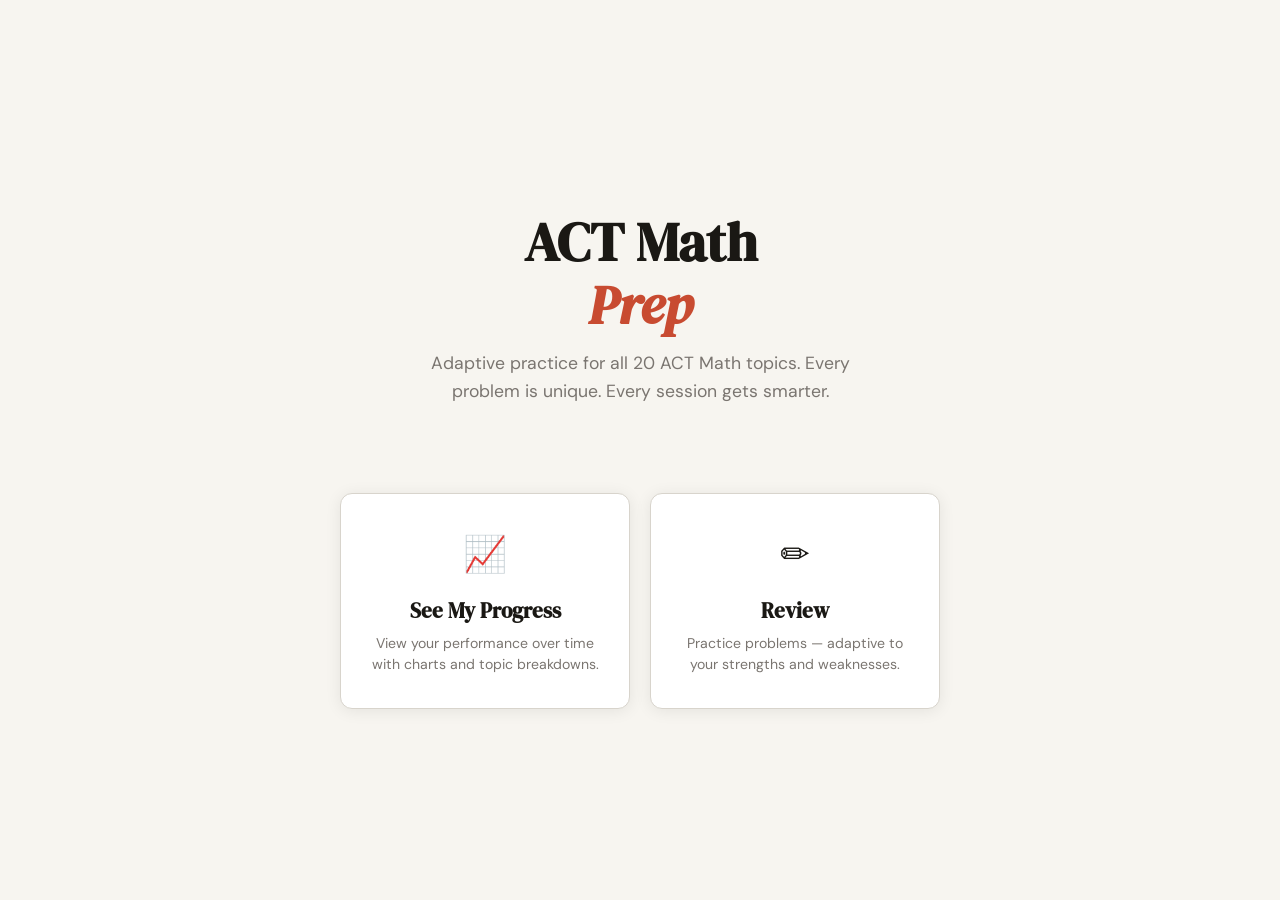
<file: act-math-prep/act-math-prep/index.html>
<!DOCTYPE html>
<html lang="en">
<head>
  <meta charset="UTF-8" />
  <meta name="viewport" content="width=device-width, initial-scale=1.0" />
  <title>ACT Math Prep</title>
  <link rel="stylesheet" href="css/styles.css" />
</head>
<body>

<!-- ================================================================
     PAGE: HOME
     ================================================================ -->
<div id="page-home" class="page active">
  <div class="page-inner" style="display:flex;flex-direction:column;align-items:center;justify-content:center;min-height:100vh;">
    <div class="home-hero">
      <h1>ACT Math<br/><em>Prep</em></h1>
      <p>Adaptive practice for all 20 ACT Math topics. Every problem is unique. Every session gets smarter.</p>
    </div>
    <div class="home-cards">
      <div class="home-card" onclick="showProgress()">
        <span class="card-icon">📈</span>
        <h2>See My Progress</h2>
        <p>View your performance over time with charts and topic breakdowns.</p>
      </div>
      <div class="home-card" onclick="showReviewMode()">
        <span class="card-icon">✏️</span>
        <h2>Review</h2>
        <p>Practice problems — adaptive to your strengths and weaknesses.</p>
      </div>
    </div>
  </div>
</div>

<!-- ================================================================
     PAGE: PROGRESS
     ================================================================ -->
<div id="page-progress" class="page">
  <nav class="top-nav">
    <span class="nav-logo">ACT Math Prep</span>
    <button class="btn-home" onclick="goHome()">⌂ Home</button>
  </nav>
  <div class="page-inner">
    <div class="page-header">
      <h1>My Progress</h1>
      <p>Track your improvement across all sessions and topics.</p>
    </div>

    <!-- All-time stats -->
    <div class="stats-overview">
      <div class="stat-box">
        <div class="stat-val" id="stat-total">0</div>
        <div class="stat-label">Total Questions</div>
      </div>
      <div class="stat-box">
        <div class="stat-val" id="stat-correct">0</div>
        <div class="stat-label">Correct</div>
      </div>
      <div class="stat-box">
        <div class="stat-val" id="stat-pct">0%</div>
        <div class="stat-label">Accuracy</div>
      </div>
    </div>

    <!-- Chart -->
    <div class="chart-container">
      <div class="chart-header">
        <h2>Overall Performance</h2>
        <div class="toggle-group">
          <button class="toggle-btn active" data-mode="count" onclick="setChartMode('count')">Count</button>
          <button class="toggle-btn" data-mode="percent" onclick="setChartMode('percent')">%</button>
        </div>
      </div>
      <canvas id="progress-chart"></canvas>
    </div>

    <!-- Topic breakdown -->
    <div class="breakdown-section">
      <h2>Topic Breakdown</h2>
      <p style="color:var(--text-muted);font-size:0.88rem;margin-bottom:16px">Click any topic to see its detailed timeline.</p>
      <div id="topic-breakdown-list"></div>
    </div>
  </div>
</div>

<!-- ================================================================
     PAGE: TOPIC DETAIL (from Progress)
     ================================================================ -->
<div id="page-topic-detail" class="page">
  <nav class="top-nav">
    <span class="nav-logo">ACT Math Prep</span>
    <button class="btn-home" onclick="goHome()">⌂ Home</button>
  </nav>
  <div class="page-inner">
    <span class="back-link" onclick="showProgress()">← Back to Progress</span>
    <div class="page-header">
      <h1 id="topic-detail-title">Topic</h1>
      <p>Overall: <strong id="topic-detail-overall">—</strong></p>
    </div>

    <div class="chart-container">
      <div class="chart-header">
        <h2>Topic Timeline</h2>
        <div class="toggle-group">
          <button class="toggle-btn active" data-mode="count" onclick="setChartMode('count')">Count</button>
          <button class="toggle-btn" data-mode="percent" onclick="setChartMode('percent')">%</button>
        </div>
      </div>
      <canvas id="topic-chart" style="width:100%;height:200px;display:block"></canvas>
    </div>

    <div class="breakdown-section">
      <h2>Skill Breakdown</h2>
      <div id="topic-skill-list"></div>
    </div>
  </div>
</div>

<!-- ================================================================
     PAGE: REVIEW MODE SELECTOR
     ================================================================ -->
<div id="page-review-mode" class="page">
  <nav class="top-nav">
    <span class="nav-logo">ACT Math Prep</span>
    <button class="btn-home" onclick="goHome()">⌂ Home</button>
  </nav>
  <div class="page-inner">
    <div class="page-header">
      <h1>Review</h1>
      <p>Choose your practice mode and topic focus.</p>
    </div>

    <!-- Mode selection -->
    <div class="topic-filter-section">
      <h3>Practice Mode</h3>
      <div class="mode-grid">
        <div class="mode-card selected" data-mode="all" onclick="selectMode('all')">
          <span class="mode-icon">🎯</span>
          <h3>Adaptive</h3>
          <p>Mix of all types — weak areas appear more often, strong areas every now and then.</p>
        </div>
        <div class="mode-card" data-mode="problem-areas" onclick="selectMode('problem-areas')">
          <span class="mode-icon">🔥</span>
          <h3>Problem Areas</h3>
          <p>Focus on the question types you answer incorrectly most often.</p>
        </div>
        <div class="mode-card" data-mode="easy-wins" onclick="selectMode('easy-wins')">
          <span class="mode-icon">⭐</span>
          <h3>Easy Wins</h3>
          <p>Practice the question types you already do well on to stay sharp.</p>
        </div>
      </div>
    </div>

    <!-- Topic filter -->
    <div class="topic-filter-section">
      <h3>Filter by Topic (optional)</h3>
      <div class="topic-chips" id="review-topic-chips"></div>
      <div class="skill-chips" id="review-skill-chips" style="margin-top:12px"></div>
    </div>

    <button class="btn btn-primary btn-lg" onclick="startPractice()" style="margin-top:8px">
      Start Practicing →
    </button>
  </div>
</div>

<!-- ================================================================
     PAGE: PRACTICE
     ================================================================ -->
<div id="page-practice" class="page">
  <nav class="top-nav">
    <span class="nav-logo">ACT Math Prep</span>
    <button class="btn-home" onclick="goHome()">⌂ Home</button>
  </nav>

  <!-- Session bar -->
  <div class="session-bar">
    <span>Session: <span class="session-score" id="session-score">0/0 correct</span></span>
    <span>
      <button class="btn-timer" id="btn-timer" onclick="toggleTimer()">▶ Start Stopwatch</button>
      <span id="timer-display" style="font-family:var(--font-mono);font-size:0.9rem;margin-left:10px;color:var(--accent)">0:00</span>
    </span>
  </div>

  <div class="page-inner" style="padding-top:28px">
    <!-- Question card -->
    <div class="question-card">
      <div class="question-meta">
        <span class="q-badge" id="q-topic-badge">Topic</span>
        <span class="q-number" id="q-number">Q1</span>
      </div>
      <div class="question-text" id="q-text">Loading question...</div>
      <div class="choices-grid" id="choices-grid"></div>
    </div>

    <!-- Feedback -->
    <div id="feedback-box"></div>

    <!-- Actions -->
    <div class="question-actions">
      <button id="next-btn" class="btn btn-primary" style="display:none" onclick="loadNextQuestion()">
        Next Question →
      </button>
      <button class="btn btn-secondary" onclick="showReviewMode()">Change Settings</button>
    </div>
  </div>
</div>

<!-- ================================================================
     SCRIPTS — order matters!
     ================================================================ -->
<script src="js/questions.js"></script>
<script src="js/progress.js"></script>
<script src="js/app.js"></script>

</body>
</html>
</file>
<file: act-math-prep/act-math-prep/css/styles.css>
/* ============================================================
   ACT MATH PREP — Stylesheet
   Theme: Clean academic with warm accents. Inspired by 
   premium study tools — confident, focused, not childish.
   ============================================================ */

@import url('https://fonts.googleapis.com/css2?family=DM+Serif+Display:ital@0;1&family=DM+Sans:wght@300;400;500;600;700&family=JetBrains+Mono:wght@400;600&display=swap');

:root {
  --bg:         #F7F5F0;
  --bg2:        #EDEAE3;
  --surface:    #FFFFFF;
  --border:     #D8D4CC;
  --text:       #1A1814;
  --text-muted: #7A7570;
  --accent:     #C84B31;
  --accent2:    #2D6A4F;
  --accent3:    #1D3557;
  --gold:       #D4A853;
  --radius:     12px;
  --shadow:     0 2px 16px rgba(0,0,0,0.08);
  --shadow-lg:  0 8px 40px rgba(0,0,0,0.12);
  --font-serif: 'DM Serif Display', Georgia, serif;
  --font-sans:  'DM Sans', system-ui, sans-serif;
  --font-mono:  'JetBrains Mono', monospace;
}

*, *::before, *::after { box-sizing: border-box; margin: 0; padding: 0; }

html { font-size: 16px; }

body {
  font-family: var(--font-sans);
  background: var(--bg);
  color: var(--text);
  min-height: 100vh;
  line-height: 1.6;
}

/* ---- LAYOUT ---- */
.page { display: none; min-height: 100vh; padding: 0; }
.page.active { display: flex; flex-direction: column; }

.page-inner {
  max-width: 860px;
  margin: 0 auto;
  padding: 40px 24px 80px;
  width: 100%;
  flex: 1;
}

/* ---- NAV ---- */
.top-nav {
  background: var(--surface);
  border-bottom: 1px solid var(--border);
  padding: 14px 24px;
  display: flex;
  align-items: center;
  justify-content: space-between;
  position: sticky;
  top: 0;
  z-index: 100;
}

.nav-logo {
  font-family: var(--font-serif);
  font-size: 1.2rem;
  color: var(--accent);
  text-decoration: none;
  letter-spacing: -0.01em;
}

.btn-home {
  background: none;
  border: 1.5px solid var(--border);
  border-radius: 8px;
  padding: 6px 16px;
  font-family: var(--font-sans);
  font-size: 0.85rem;
  font-weight: 600;
  color: var(--text-muted);
  cursor: pointer;
  transition: all 0.15s;
}
.btn-home:hover { border-color: var(--accent); color: var(--accent); }

/* ---- HOME PAGE ---- */
.home-hero {
  text-align: center;
  padding: 60px 0 48px;
}

.home-hero h1 {
  font-family: var(--font-serif);
  font-size: clamp(2.2rem, 5vw, 3.4rem);
  line-height: 1.15;
  color: var(--text);
  margin-bottom: 12px;
}

.home-hero h1 em {
  font-style: italic;
  color: var(--accent);
}

.home-hero p {
  font-size: 1.1rem;
  color: var(--text-muted);
  max-width: 440px;
  margin: 0 auto 40px;
}

.home-cards {
  display: grid;
  grid-template-columns: 1fr 1fr;
  gap: 20px;
  max-width: 600px;
  margin: 0 auto;
}

@media (max-width: 520px) { .home-cards { grid-template-columns: 1fr; } }

.home-card {
  background: var(--surface);
  border: 1.5px solid var(--border);
  border-radius: var(--radius);
  padding: 32px 24px;
  cursor: pointer;
  transition: all 0.2s;
  text-align: center;
  box-shadow: var(--shadow);
}

.home-card:hover {
  border-color: var(--accent);
  transform: translateY(-2px);
  box-shadow: var(--shadow-lg);
}

.home-card .card-icon {
  font-size: 2.2rem;
  margin-bottom: 12px;
  display: block;
}

.home-card h2 {
  font-family: var(--font-serif);
  font-size: 1.3rem;
  margin-bottom: 6px;
}

.home-card p {
  font-size: 0.88rem;
  color: var(--text-muted);
  line-height: 1.5;
}

/* ---- BUTTONS ---- */
.btn {
  display: inline-block;
  padding: 12px 28px;
  border-radius: 10px;
  font-family: var(--font-sans);
  font-weight: 600;
  font-size: 0.95rem;
  cursor: pointer;
  transition: all 0.15s;
  border: none;
  text-align: center;
}

.btn-primary {
  background: var(--accent);
  color: white;
}
.btn-primary:hover { background: #a83928; transform: translateY(-1px); }

.btn-secondary {
  background: var(--bg2);
  color: var(--text);
  border: 1.5px solid var(--border);
}
.btn-secondary:hover { border-color: var(--accent); color: var(--accent); }

.btn-success {
  background: var(--accent2);
  color: white;
}

.btn-outline {
  background: transparent;
  border: 1.5px solid var(--accent);
  color: var(--accent);
}
.btn-outline:hover { background: var(--accent); color: white; }

.btn-lg { padding: 16px 36px; font-size: 1.05rem; }
.btn-sm { padding: 8px 18px; font-size: 0.85rem; }

/* ---- PAGE HEADERS ---- */
.page-header {
  margin-bottom: 36px;
}

.page-header h1 {
  font-family: var(--font-serif);
  font-size: 2rem;
  line-height: 1.2;
  margin-bottom: 6px;
}

.page-header p {
  color: var(--text-muted);
  font-size: 0.95rem;
}

/* ---- REVIEW MODE SELECTOR ---- */
.mode-grid {
  display: grid;
  grid-template-columns: repeat(3, 1fr);
  gap: 16px;
  margin-bottom: 32px;
}

@media (max-width: 640px) { .mode-grid { grid-template-columns: 1fr; } }

.mode-card {
  background: var(--surface);
  border: 2px solid var(--border);
  border-radius: var(--radius);
  padding: 24px 20px;
  cursor: pointer;
  transition: all 0.2s;
  text-align: center;
}

.mode-card:hover, .mode-card.selected {
  border-color: var(--accent);
  background: #fff8f7;
}

.mode-card .mode-icon { font-size: 2rem; margin-bottom: 10px; display: block; }
.mode-card h3 { font-family: var(--font-serif); font-size: 1.1rem; margin-bottom: 4px; }
.mode-card p { font-size: 0.82rem; color: var(--text-muted); }

/* ---- TOPIC FILTER ---- */
.topic-filter-section {
  margin-bottom: 28px;
}

.topic-filter-section h3 {
  font-size: 0.8rem;
  font-weight: 700;
  text-transform: uppercase;
  letter-spacing: 0.08em;
  color: var(--text-muted);
  margin-bottom: 12px;
}

.topic-chips {
  display: flex;
  flex-wrap: wrap;
  gap: 8px;
}

.topic-chip {
  padding: 6px 14px;
  border-radius: 100px;
  border: 1.5px solid var(--border);
  font-size: 0.82rem;
  font-weight: 500;
  cursor: pointer;
  transition: all 0.15s;
  background: var(--surface);
  white-space: nowrap;
}

.topic-chip:hover { border-color: var(--accent); }
.topic-chip.active { background: var(--accent); color: white; border-color: var(--accent); }

.skill-chips { display: flex; flex-wrap: wrap; gap: 6px; margin-top: 10px; }
.skill-chip {
  padding: 4px 12px;
  border-radius: 100px;
  border: 1.5px solid var(--border);
  font-size: 0.78rem;
  cursor: pointer;
  transition: all 0.15s;
  background: var(--surface);
  color: var(--text-muted);
}
.skill-chip:hover { border-color: var(--accent2); color: var(--accent2); }
.skill-chip.active { background: var(--accent2); color: white; border-color: var(--accent2); }

/* ---- QUESTION CARD ---- */
.question-card {
  background: var(--surface);
  border: 1.5px solid var(--border);
  border-radius: 16px;
  padding: 36px 40px;
  box-shadow: var(--shadow);
  margin-bottom: 24px;
}

@media (max-width: 600px) { .question-card { padding: 24px 20px; } }

.question-meta {
  display: flex;
  align-items: center;
  justify-content: space-between;
  margin-bottom: 20px;
  flex-wrap: wrap;
  gap: 8px;
}

.q-badge {
  font-size: 0.75rem;
  font-weight: 700;
  text-transform: uppercase;
  letter-spacing: 0.07em;
  padding: 4px 10px;
  border-radius: 6px;
  background: var(--bg2);
  color: var(--text-muted);
}

.q-number {
  font-family: var(--font-mono);
  font-size: 0.85rem;
  color: var(--text-muted);
}

.q-timer {
  font-family: var(--font-mono);
  font-size: 1rem;
  color: var(--accent);
  font-weight: 600;
}

.question-text {
  font-size: 1.15rem;
  line-height: 1.65;
  margin-bottom: 28px;
  color: var(--text);
}

.choices-grid {
  display: grid;
  grid-template-columns: 1fr 1fr;
  gap: 12px;
}

@media (max-width: 500px) { .choices-grid { grid-template-columns: 1fr; } }

.choice-btn {
  display: flex;
  align-items: flex-start;
  gap: 12px;
  padding: 14px 18px;
  border: 1.5px solid var(--border);
  border-radius: 10px;
  background: var(--bg);
  cursor: pointer;
  transition: all 0.15s;
  text-align: left;
  font-family: var(--font-sans);
  font-size: 0.95rem;
  line-height: 1.45;
  color: var(--text);
}

.choice-btn:hover:not(:disabled) { border-color: var(--accent); background: #fff8f7; }
.choice-btn:disabled { cursor: default; }

.choice-btn.correct { border-color: var(--accent2); background: #e8f5ee; color: var(--accent2); }
.choice-btn.wrong { border-color: var(--accent); background: #fff0ed; color: var(--accent); }

.choice-letter {
  font-weight: 700;
  font-family: var(--font-mono);
  font-size: 0.85rem;
  min-width: 20px;
  color: inherit;
  opacity: 0.7;
}

/* ---- FEEDBACK ---- */
.feedback-box {
  border-radius: 12px;
  padding: 24px 28px;
  margin-top: 20px;
  animation: fadeUp 0.25s ease;
}

.feedback-box.correct-fb { background: #e8f5ee; border: 1.5px solid #6fcf97; }
.feedback-box.wrong-fb { background: #fff3f1; border: 1.5px solid #eb9980; }

.feedback-box h3 {
  font-family: var(--font-serif);
  font-size: 1.2rem;
  margin-bottom: 10px;
}

.feedback-box.correct-fb h3 { color: var(--accent2); }
.feedback-box.wrong-fb h3 { color: var(--accent); }

.explanation { font-size: 0.93rem; color: var(--text); line-height: 1.65; }

@keyframes fadeUp {
  from { opacity: 0; transform: translateY(10px); }
  to { opacity: 1; transform: translateY(0); }
}

/* ---- TIMER BUTTON ---- */
.timer-row {
  display: flex;
  align-items: center;
  gap: 12px;
  margin-bottom: 20px;
}

.btn-timer {
  background: var(--bg2);
  border: 1.5px solid var(--border);
  border-radius: 8px;
  padding: 8px 18px;
  font-family: var(--font-mono);
  font-size: 0.9rem;
  cursor: pointer;
  transition: all 0.15s;
  color: var(--text);
  display: flex;
  align-items: center;
  gap: 8px;
}

.btn-timer:hover { border-color: var(--accent); color: var(--accent); }
.btn-timer.running { background: #fff0ed; border-color: var(--accent); color: var(--accent); }

/* ---- PROGRESS PAGE ---- */
.stats-overview {
  display: grid;
  grid-template-columns: repeat(3, 1fr);
  gap: 16px;
  margin-bottom: 36px;
}

@media (max-width: 560px) { .stats-overview { grid-template-columns: 1fr; } }

.stat-box {
  background: var(--surface);
  border: 1.5px solid var(--border);
  border-radius: var(--radius);
  padding: 20px;
  text-align: center;
}

.stat-box .stat-val {
  font-family: var(--font-serif);
  font-size: 2rem;
  color: var(--accent);
  line-height: 1.1;
}

.stat-box .stat-label {
  font-size: 0.8rem;
  color: var(--text-muted);
  margin-top: 4px;
  font-weight: 600;
  text-transform: uppercase;
  letter-spacing: 0.06em;
}

.chart-container {
  background: var(--surface);
  border: 1.5px solid var(--border);
  border-radius: var(--radius);
  padding: 28px;
  margin-bottom: 36px;
  box-shadow: var(--shadow);
}

.chart-header {
  display: flex;
  align-items: center;
  justify-content: space-between;
  margin-bottom: 20px;
  flex-wrap: wrap;
  gap: 10px;
}

.chart-header h2 {
  font-family: var(--font-serif);
  font-size: 1.3rem;
}

.toggle-group {
  display: flex;
  border: 1.5px solid var(--border);
  border-radius: 8px;
  overflow: hidden;
}

.toggle-btn {
  padding: 6px 14px;
  font-size: 0.82rem;
  font-weight: 600;
  cursor: pointer;
  border: none;
  background: transparent;
  color: var(--text-muted);
  transition: all 0.15s;
  font-family: var(--font-sans);
}
.toggle-btn.active { background: var(--accent); color: white; }

#progress-chart { width: 100%; height: 220px; }

/* ---- TOPIC BREAKDOWN TABLE ---- */
.breakdown-section h2 {
  font-family: var(--font-serif);
  font-size: 1.4rem;
  margin-bottom: 16px;
}

.topic-row {
  background: var(--surface);
  border: 1.5px solid var(--border);
  border-radius: 10px;
  padding: 16px 20px;
  margin-bottom: 10px;
  cursor: pointer;
  transition: all 0.15s;
  display: grid;
  grid-template-columns: 1fr auto auto;
  align-items: center;
  gap: 16px;
}

.topic-row:hover { border-color: var(--accent); }

.topic-row-name { font-weight: 600; font-size: 0.95rem; }
.topic-row-stats { font-size: 0.85rem; color: var(--text-muted); text-align: right; }

.progress-bar-wrap {
  width: 100px;
  height: 6px;
  background: var(--bg2);
  border-radius: 3px;
  overflow: hidden;
}

.progress-bar-fill {
  height: 100%;
  border-radius: 3px;
  background: var(--accent2);
  transition: width 0.4s;
}

.progress-bar-fill.low { background: var(--accent); }
.progress-bar-fill.mid { background: var(--gold); }

/* ---- EMPTY STATE ---- */
.empty-state {
  text-align: center;
  padding: 60px 20px;
  color: var(--text-muted);
}

.empty-state .empty-icon { font-size: 3rem; margin-bottom: 12px; display: block; }
.empty-state p { font-size: 1rem; margin-bottom: 20px; }

/* ---- QUESTION COUNTER ---- */
.session-bar {
  background: var(--surface);
  border-bottom: 1px solid var(--border);
  padding: 10px 24px;
  display: flex;
  align-items: center;
  justify-content: space-between;
  font-size: 0.85rem;
  color: var(--text-muted);
  gap: 16px;
}

.session-score { font-weight: 700; font-family: var(--font-mono); color: var(--accent2); }
.session-streak { font-weight: 700; font-family: var(--font-mono); color: var(--gold); }

/* ---- NEXT BUTTON ROW ---- */
.question-actions {
  display: flex;
  gap: 12px;
  margin-top: 20px;
  flex-wrap: wrap;
}

/* ---- BACK LINK ---- */
.back-link {
  display: inline-flex;
  align-items: center;
  gap: 6px;
  color: var(--text-muted);
  font-size: 0.88rem;
  cursor: pointer;
  margin-bottom: 20px;
  font-weight: 500;
  transition: color 0.15s;
}

.back-link:hover { color: var(--accent); }

/* ---- CANVAS CHART ---- */
canvas { display: block; }

/* ---- SCROLLBAR ---- */
::-webkit-scrollbar { width: 6px; }
::-webkit-scrollbar-track { background: var(--bg); }
::-webkit-scrollbar-thumb { background: var(--border); border-radius: 3px; }

/* ---- SKILL MODAL ---- */
.modal-overlay {
  position: fixed;
  inset: 0;
  background: rgba(0,0,0,0.35);
  z-index: 999;
  display: flex;
  align-items: center;
  justify-content: center;
  padding: 20px;
}

.modal-box {
  background: var(--surface);
  border-radius: 16px;
  padding: 36px;
  max-width: 600px;
  width: 100%;
  max-height: 80vh;
  overflow-y: auto;
  box-shadow: var(--shadow-lg);
}

.modal-box h2 { font-family: var(--font-serif); font-size: 1.4rem; margin-bottom: 20px; }
.modal-skills { display: flex; flex-direction: column; gap: 10px; }

.skill-item {
  display: flex;
  align-items: center;
  justify-content: space-between;
  padding: 12px 16px;
  border: 1.5px solid var(--border);
  border-radius: 10px;
  cursor: pointer;
  transition: all 0.15s;
  gap: 12px;
}
.skill-item:hover { border-color: var(--accent); }
.skill-item-name { font-size: 0.9rem; font-weight: 500; }
.skill-item-stats { font-size: 0.8rem; color: var(--text-muted); text-align: right; min-width: 80px; }

.modal-close-btn {
  display: block;
  margin-top: 20px;
  width: 100%;
}
</file>
